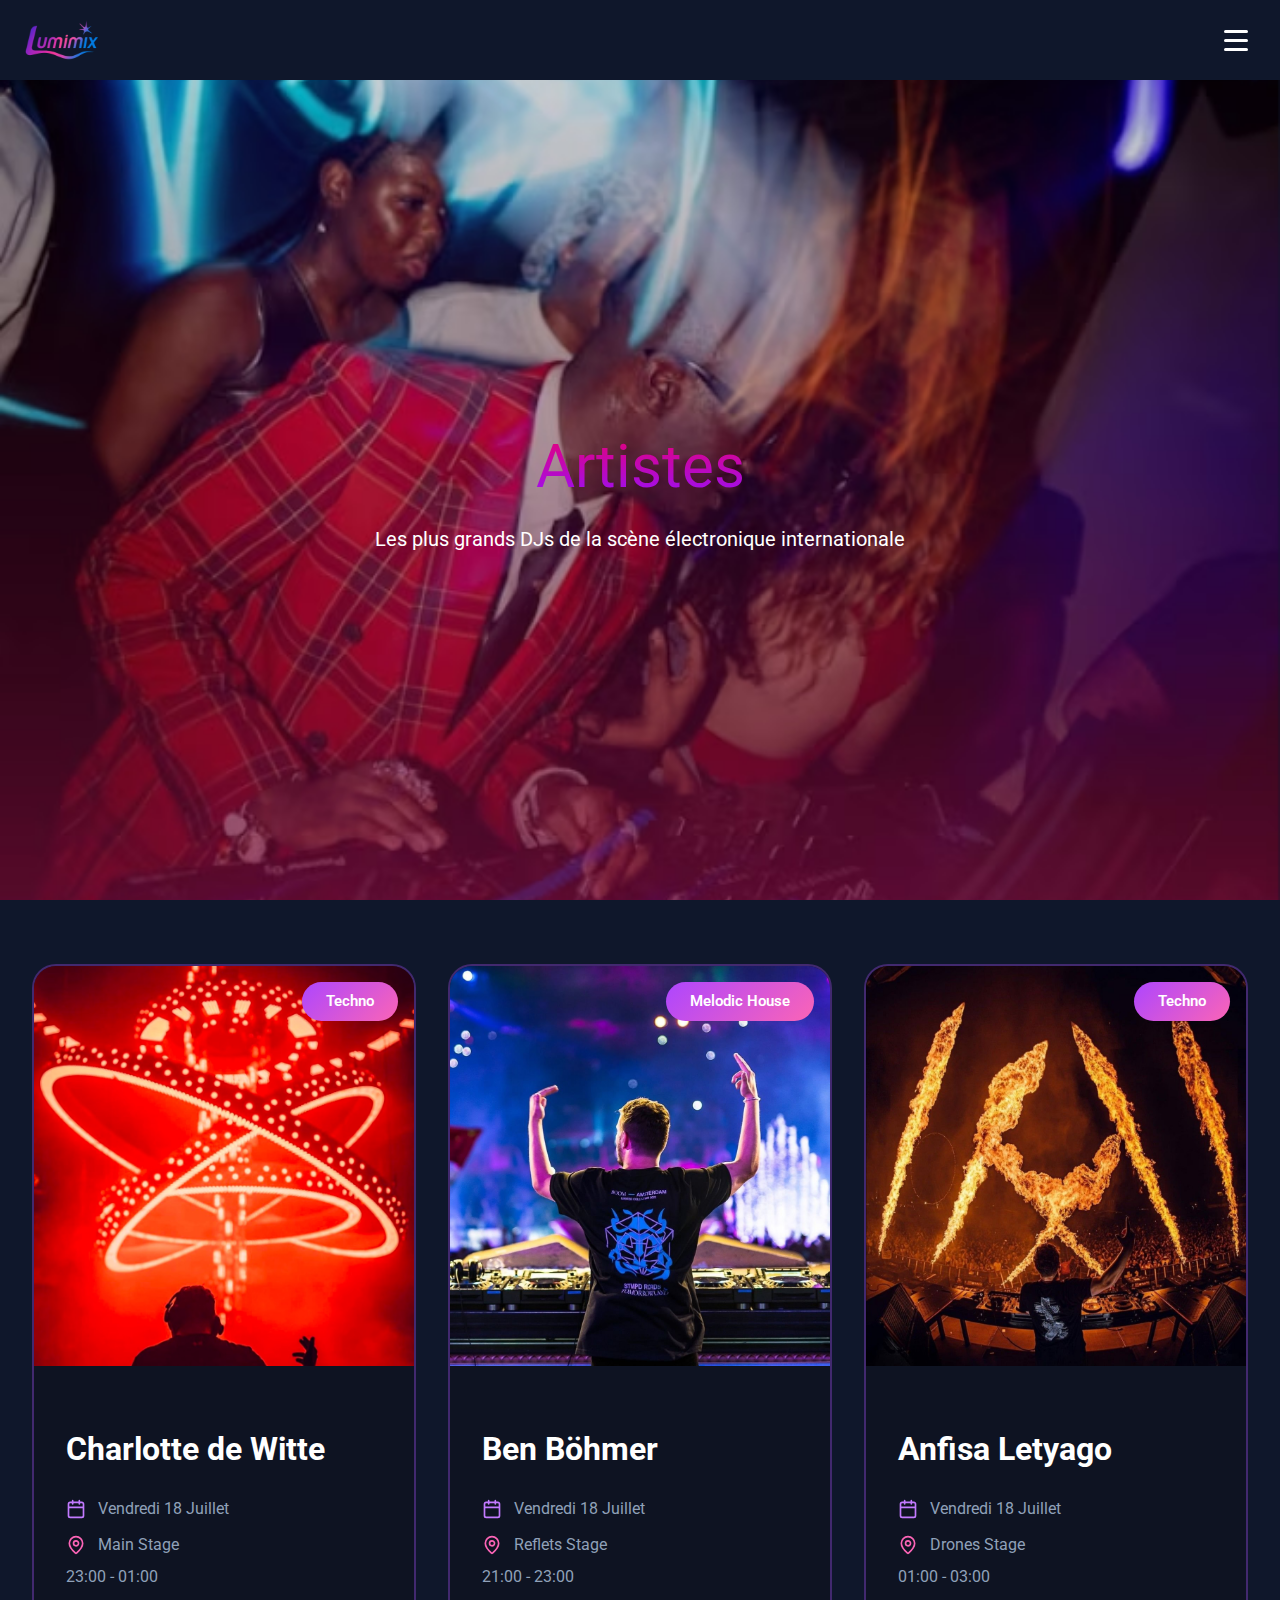
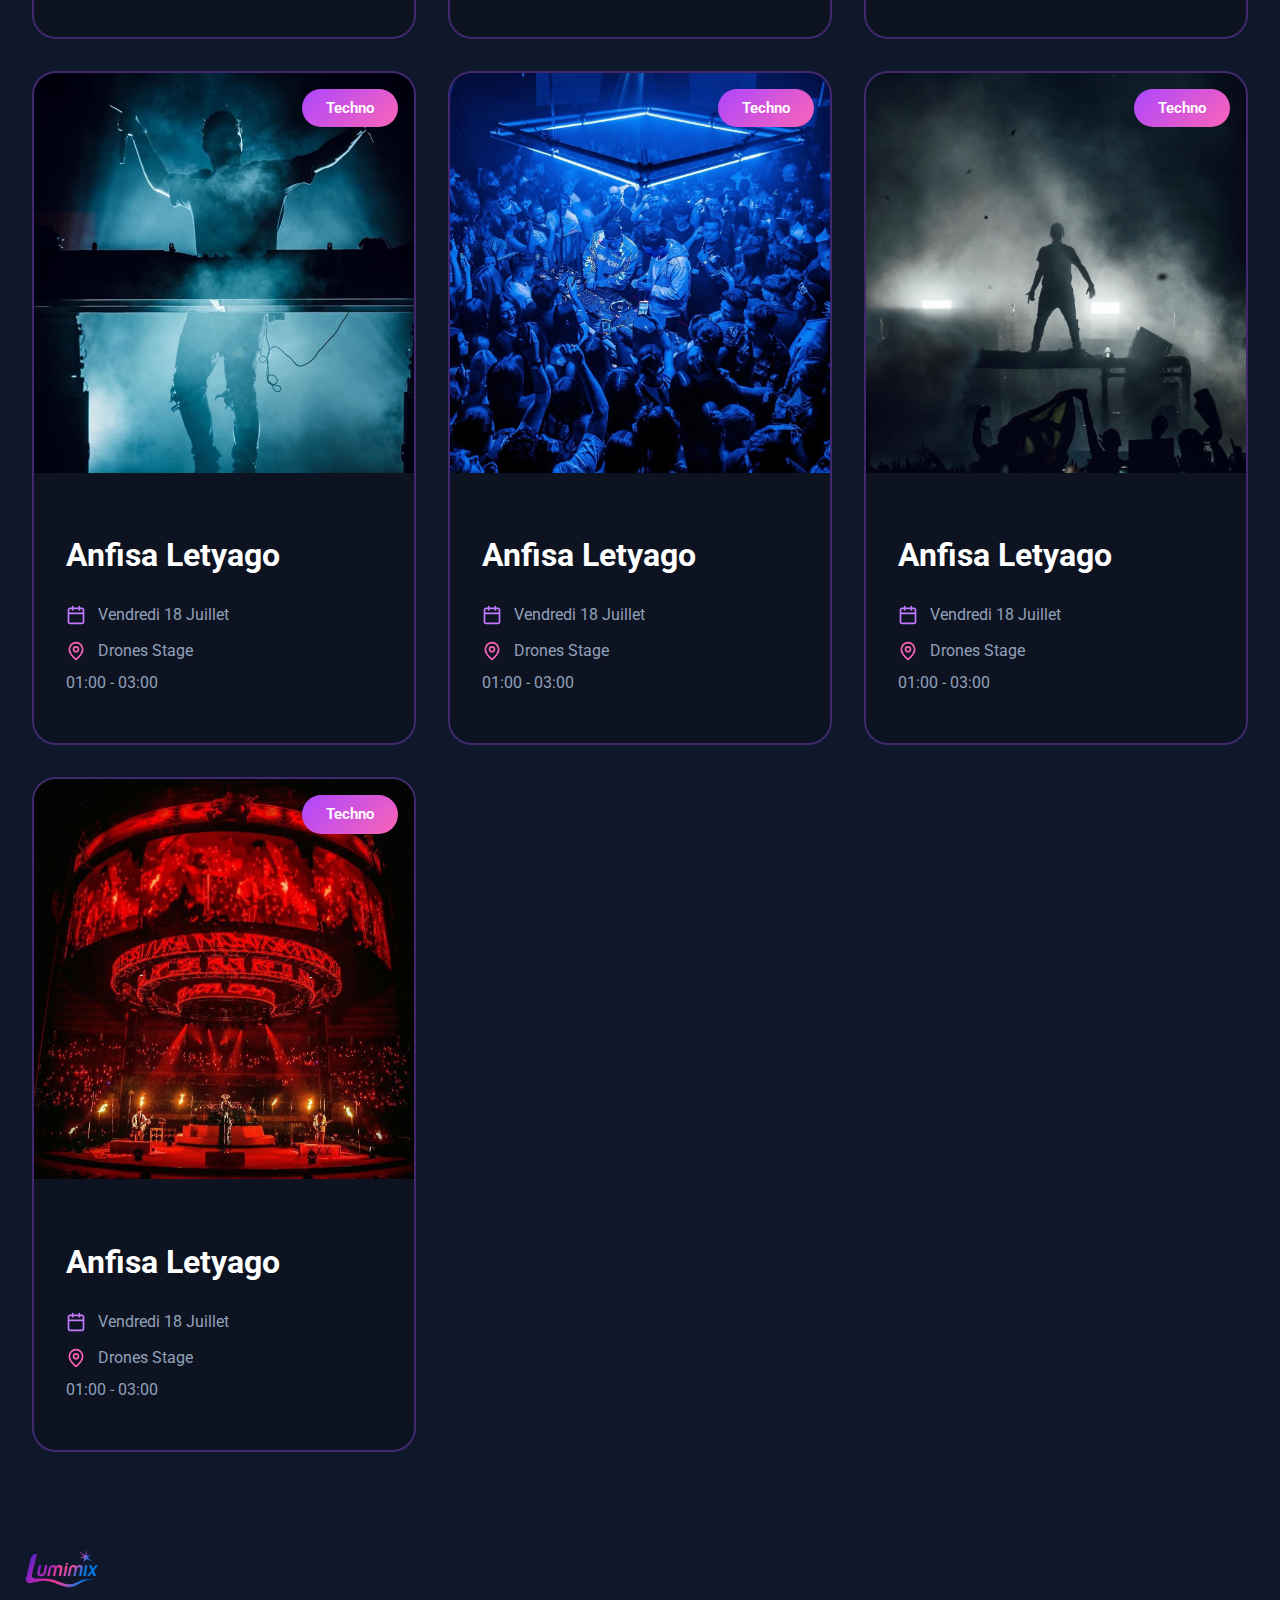
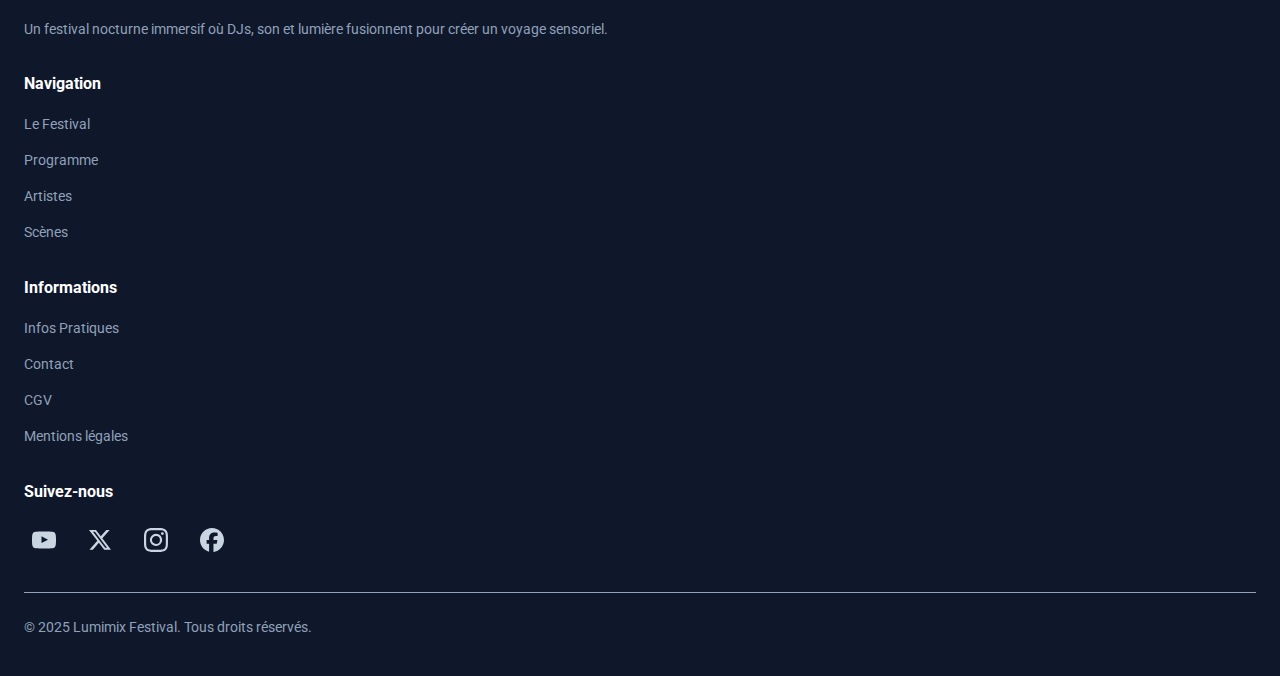
<file: artiste.html>
<!DOCTYPE html>
<html lang="fr">

<head>
    <meta charset="UTF-8">
    <meta name="viewport" content="width=device-width, initial-scale=1.0">
    <title>Artistes - Lumimix</title>
    <!-- Liens CSS -->
    <!-- Liens CSS -->
    <link rel="stylesheet" href="src/css/style.css">

    <script type="module" src="src/js/script.js"></script>

    <!-- Favicon et icônes -->
    <link rel="icon" type="image/png" href="assets/favicon/favicon-96x96.png" sizes="96x96" />
    <link rel="icon" type="image/svg+xml" href="assets/favicon/favicon.svg" />
    <link rel="shortcut icon" href="assets/favicon/favicon.ico" />
    <link rel="apple-touch-icon" sizes="180x180" href="assets/favicon/apple-touch-icon.png" />
    <link rel="manifest" href="assets/favicon/site.webmanifest" />


    <style>
        @import url('https://fonts.googleapis.com/css2?family=Roboto:ital,wght@0,100..900;1,100..900&display=swap');
    </style>



</head>

<body>
    <!-- Header avec logo et menu hamburger -->
    <header class="header">
        <a href="index.html" class="header__logo">
            <img src="assets/icons/logo_lumimix.svg" alt="Lumimix Logo" class="header__logo-img">
        </a>

        <button class="header__menu-toggle" aria-label="Menu" aria-expanded="false">
            <span class="header__menu-toggle-bar"></span>
            <span class="header__menu-toggle-bar"></span>
            <span class="header__menu-toggle-bar"></span>
        </button>
    </header>

    <!-- Menu plein écran -->
    <nav class="menu" id="menu">
        <div class="menu__header">
            <a href="index.html" class="menu__logo">
                <img src="assets/icons/logo_lumimix.svg" alt="Lumimix Logo" class="menu__logo-img">
            </a>

            <!-- Utilisation du même bouton menu sans double classe -->
            <button class="menu__close" aria-label="Fermer le menu">
                <span class="menu__close-bar"></span>
                <span class="menu__close-bar"></span>
            </button>
        </div>

        <div class="menu__nav">
            <ul class="menu__list">
                <li class="menu__item">
                    <a href="festival.html" class="menu__link" data-page="festival">Le Festival</a>
                </li>
                <li class="menu__item">
                    <a href="programation.html" class="menu__link" data-page="programation">Programme</a>
                </li>
                <li class="menu__item">
                    <a href="artiste.html" class="menu__link" data-page="artiste">Artistes</a>
                </li>
                <li class="menu__item">
                    <a href="scene.html" class="menu__link" data-page="scene">Scènes</a>
                </li>
                <li class="menu__item">
                    <a href="info_pratique.html" class="menu__link" data-page="info_pratique">Infos Pratiques</a>
                </li>
                <li class="menu__item">
                    <a href="contact.html" class="menu__link" data-page="contact">Contact</a>
                </li>
            </ul>
        </div>
    </nav>

    <!-- Hero section -->
    <main>
        <section class="hero">
            <img src="assets/img/dj_fond.avif" alt="" class="hero__bg">
            <div class="hero__overlay"></div>
            <div class="hero__content">
                <h1 class="hero__title">Artistes</h1>
                <p class="hero__subtitle">Les plus grands DJs de la scène électronique internationale</p>
            </div>
        </section>

        <!-- Ajout de la grille de cartes artistes -->
        <section class="artistes-grid">
            <article class="card-artiste">
                <div class="card-artiste__image-wrapper">
                    <img src="assets/img/dj_rouge.avif" alt="Charlotte de Witte" class="card-artiste__image">
                    <span class="card-artiste__genre">Techno</span>
                </div>
                <div class="card-artiste__content">
                    <h2 class="card-artiste__name">Charlotte de Witte</h2>
                    <div class="card-artiste__info">
                        <div class="card-artiste__info-item">
                            <img src="assets/icons/calendrier.svg" alt="" class="card-artiste__icon">
                            <span>Vendredi 18 Juillet</span>
                        </div>
                        <div class="card-artiste__info-item">
                            <img src="assets/icons/locate.svg" alt="" class="card-artiste__icon">
                            <span>Main Stage</span>
                        </div>
                    </div>
                    <p class="card-artiste__time">23:00 - 01:00</p>
                </div>
            </article>

            <article class="card-artiste">
                <div class="card-artiste__image-wrapper">
                    <img src="assets/img/dj_de_dos.avif" alt="Ben Böhmer" class="card-artiste__image">
                    <span class="card-artiste__genre">Melodic House</span>
                </div>
                <div class="card-artiste__content">
                    <h2 class="card-artiste__name">Ben Böhmer</h2>
                    <div class="card-artiste__info">
                        <div class="card-artiste__info-item">
                            <img src="assets/icons/calendrier.svg" alt="" class="card-artiste__icon">
                            <span>Vendredi 18 Juillet</span>
                        </div>
                        <div class="card-artiste__info-item">
                            <img src="assets/icons/locate.svg" alt="" class="card-artiste__icon">
                            <span>Reflets Stage</span>
                        </div>
                    </div>
                    <p class="card-artiste__time">21:00 - 23:00</p>
                </div>
            </article>

            <article class="card-artiste">
                <div class="card-artiste__image-wrapper">
                    <img src="assets/img/dj_flamme.avif" alt="Anfisa Letyago" class="card-artiste__image">
                    <span class="card-artiste__genre">Techno</span>
                </div>
                <div class="card-artiste__content">
                    <h2 class="card-artiste__name">Anfisa Letyago</h2>
                    <div class="card-artiste__info">
                        <div class="card-artiste__info-item">
                            <img src="assets/icons/calendrier.svg" alt="" class="card-artiste__icon">
                            <span>Vendredi 18 Juillet</span>
                        </div>
                        <div class="card-artiste__info-item">
                            <img src="assets/icons/locate.svg" alt="" class="card-artiste__icon">
                            <span>Drones Stage</span>
                        </div>
                    </div>
                    <p class="card-artiste__time">01:00 - 03:00</p>
                </div>
            </article>
            <article class="card-artiste">
                <div class="card-artiste__image-wrapper">
                    <img src="assets/img/dj_cacher.avif" alt="Anfisa Letyago" class="card-artiste__image">
                    <span class="card-artiste__genre">Techno</span>
                </div>
                <div class="card-artiste__content">
                    <h2 class="card-artiste__name">Anfisa Letyago</h2>
                    <div class="card-artiste__info">
                        <div class="card-artiste__info-item">
                            <img src="assets/icons/calendrier.svg" alt="" class="card-artiste__icon">
                            <span>Vendredi 18 Juillet</span>
                        </div>
                        <div class="card-artiste__info-item">
                            <img src="assets/icons/locate.svg" alt="" class="card-artiste__icon">
                            <span>Drones Stage</span>
                        </div>
                    </div>
                    <p class="card-artiste__time">01:00 - 03:00</p>
                </div>
            </article>
            <article class="card-artiste">
                <div class="card-artiste__image-wrapper">
                    <img src="assets/img/dj_bleu.avif" alt="Anfisa Letyago" class="card-artiste__image">
                    <span class="card-artiste__genre">Techno</span>
                </div>
                <div class="card-artiste__content">
                    <h2 class="card-artiste__name">Anfisa Letyago</h2>
                    <div class="card-artiste__info">
                        <div class="card-artiste__info-item">
                            <img src="assets/icons/calendrier.svg" alt="" class="card-artiste__icon">
                            <span>Vendredi 18 Juillet</span>
                        </div>
                        <div class="card-artiste__info-item">
                            <img src="assets/icons/locate.svg" alt="" class="card-artiste__icon">
                            <span>Drones Stage</span>
                        </div>
                    </div>
                    <p class="card-artiste__time">01:00 - 03:00</p>
                </div>
            </article>
            <article class="card-artiste">
                <div class="card-artiste__image-wrapper">
                    <img src="assets/img/dj_noir_blanc.avif" alt="Anfisa Letyago" class="card-artiste__image">
                    <span class="card-artiste__genre">Techno</span>
                </div>
                <div class="card-artiste__content">
                    <h2 class="card-artiste__name">Anfisa Letyago</h2>
                    <div class="card-artiste__info">
                        <div class="card-artiste__info-item">
                            <img src="assets/icons/calendrier.svg" alt="" class="card-artiste__icon">
                            <span>Vendredi 18 Juillet</span>
                        </div>
                        <div class="card-artiste__info-item">
                            <img src="assets/icons/locate.svg" alt="" class="card-artiste__icon">
                            <span>Drones Stage</span>
                        </div>
                    </div>
                    <p class="card-artiste__time">01:00 - 03:00</p>
                </div>
            </article>
            <article class="card-artiste">
                <div class="card-artiste__image-wrapper">
                    <img src="assets/img/dj_rouge_2.avif" alt="Anfisa Letyago" class="card-artiste__image">
                    <span class="card-artiste__genre">Techno</span>
                </div>
                <div class="card-artiste__content">
                    <h2 class="card-artiste__name">Anfisa Letyago</h2>
                    <div class="card-artiste__info">
                        <div class="card-artiste__info-item">
                            <img src="assets/icons/calendrier.svg" alt="" class="card-artiste__icon">
                            <span>Vendredi 18 Juillet</span>
                        </div>
                        <div class="card-artiste__info-item">
                            <img src="assets/icons/locate.svg" alt="" class="card-artiste__icon">
                            <span>Drones Stage</span>
                        </div>
                    </div>
                    <p class="card-artiste__time">01:00 - 03:00</p>
                </div>
            </article>
        </section>
    </main>

    <!-- Footer -->
    <footer class="footer">
        <a href="index.html" class="footer__logo">
            <img src="assets/icons/logo_lumimix.svg" alt="Lumimix Logo" class="footer__logo-img">
        </a>

        <p class="footer__description">
            Un festival nocturne immersif où DJs, son et lumière fusionnent pour créer un voyage sensoriel.
        </p>

        <!-- Section Navigation -->
        <section class="footer__section">
            <h3 class="footer__section-title">Navigation</h3>
            <ul class="footer__list">
                <li class="footer__item">
                    <a href="festival.html" class="footer__link">Le Festival</a>
                </li>
                <li class="footer__item">
                    <a href="programation.html" class="footer__link">Programme</a>
                </li>
                <li class="footer__item">
                    <a href="artiste.html" class="footer__link">Artistes</a>
                </li>
                <li class="footer__item">
                    <a href="scene.html" class="footer__link">Scènes</a>
                </li>
            </ul>
        </section>

        <!-- Section Informations -->
        <section class="footer__section">
            <h3 class="footer__section-title">Informations</h3>
            <ul class="footer__list">
                <li class="footer__item">
                    <a href="info_pratique.html" class="footer__link">Infos Pratiques</a>
                </li>
                <li class="footer__item">
                    <a href="contact.html" class="footer__link">Contact</a>
                </li>
                <li class="footer__item">
                    <a href="#" class="footer__link">CGV</a>
                </li>
                <li class="footer__item">
                    <a href="#" class="footer__link">Mentions légales</a>
                </li>
            </ul>
        </section>

        <!-- Section Réseaux sociaux -->
        <section class="footer__section">
            <h3 class="footer__section-title">Suivez-nous</h3>
            <div class="footer__social">
                <!-- Utilisation d'images SVG depuis assets/icons au lieu de SVG inline -->
                <a href="https://www.youtube.com/" class="footer__social-link" aria-label="YouTube">
                    <img src="assets/icons/youtube.svg" alt="YouTube" class="footer__social-icon">
                </a>
                <a href="https://x.com/?lang=fr" class="footer__social-link" aria-label="X (Twitter)">
                    <img src="assets/icons/x.svg" alt="X (Twitter)" class="footer__social-icon">
                </a>
                <a href="https://www.instagram.com/" class="footer__social-link" aria-label="Instagram">
                    <img src="assets/icons/instagram.svg" alt="Instagram" class="footer__social-icon">
                </a>
                <a href="https://www.facebook.com/?locale=fr_FR" class="footer__social-link" aria-label="Facebook">
                    <img src="assets/icons/facebook.svg" alt="Facebook" class="footer__social-icon">
                </a>
            </div>
        </section>

        <!-- Copyright -->
        <p class="footer__copyright">© 2025 Lumimix Festival. Tous droits réservés.</p>
    </footer>
</body>

</html>
</file>
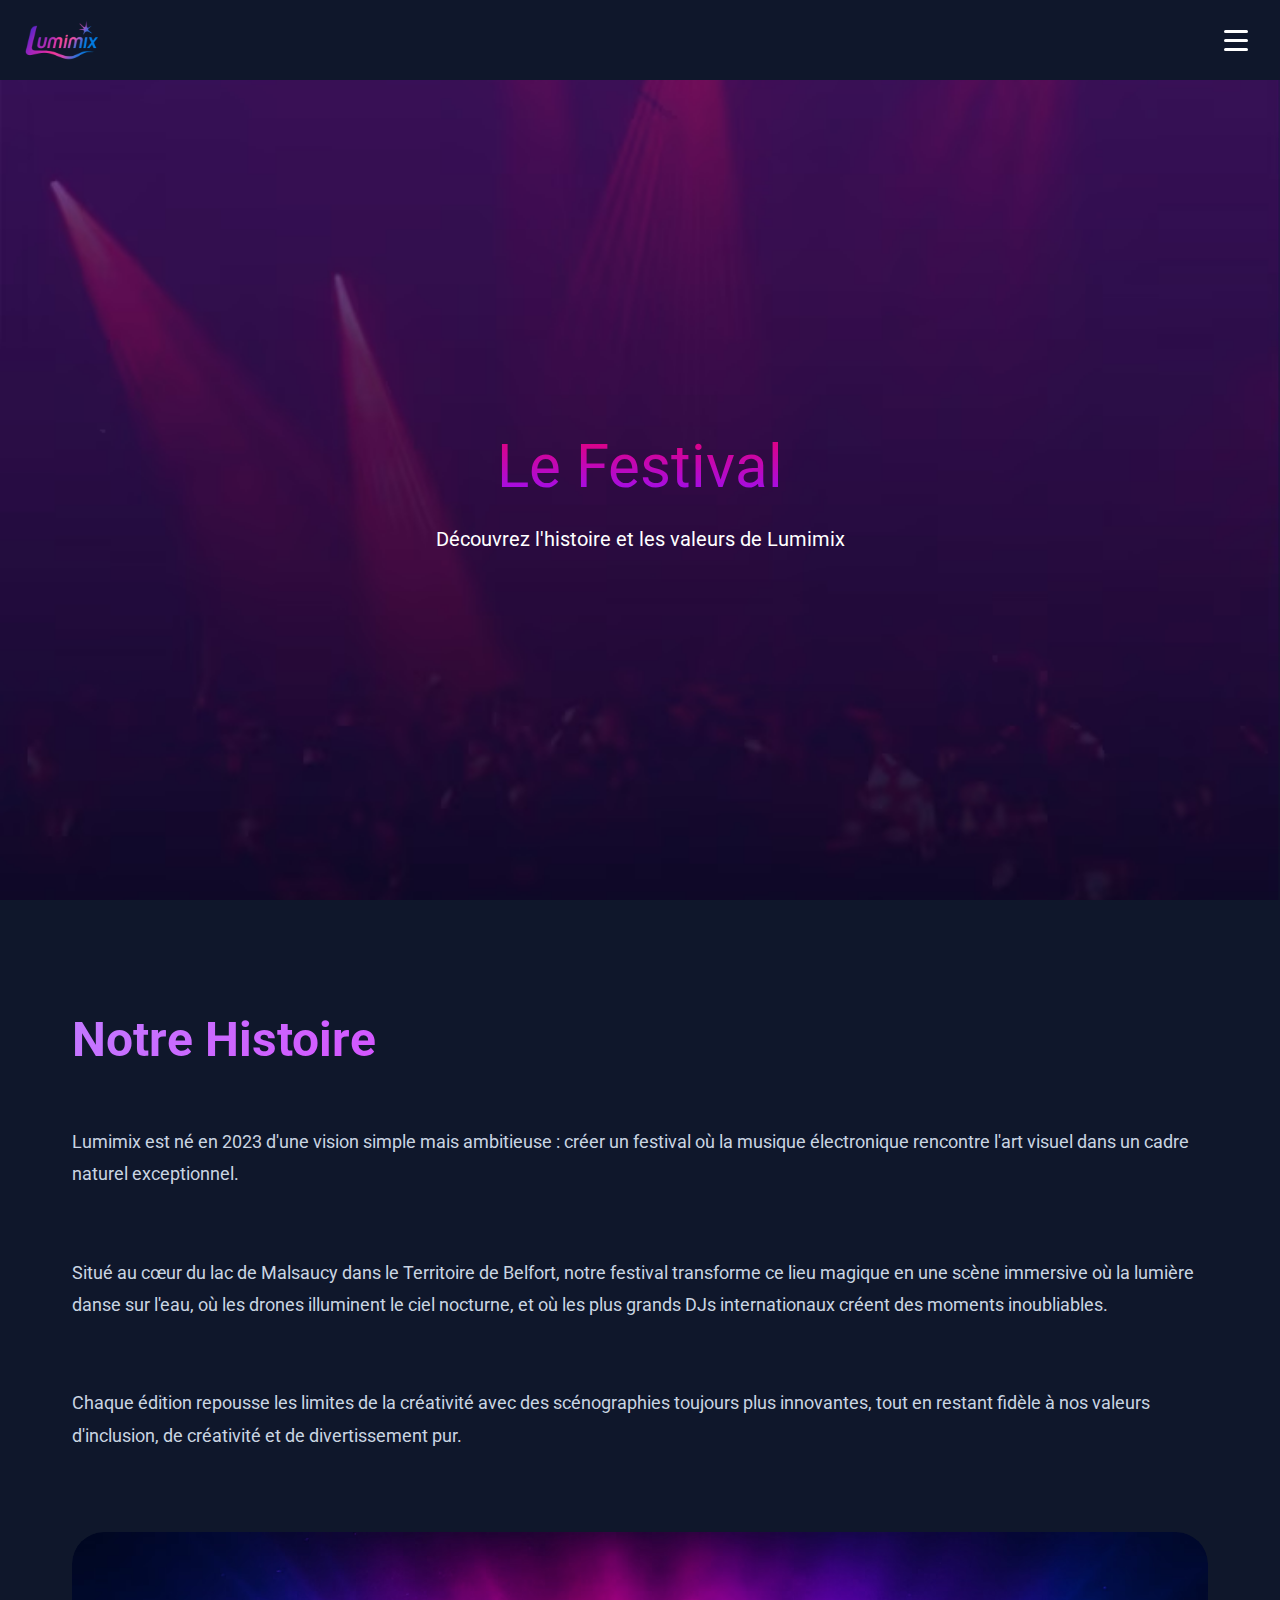
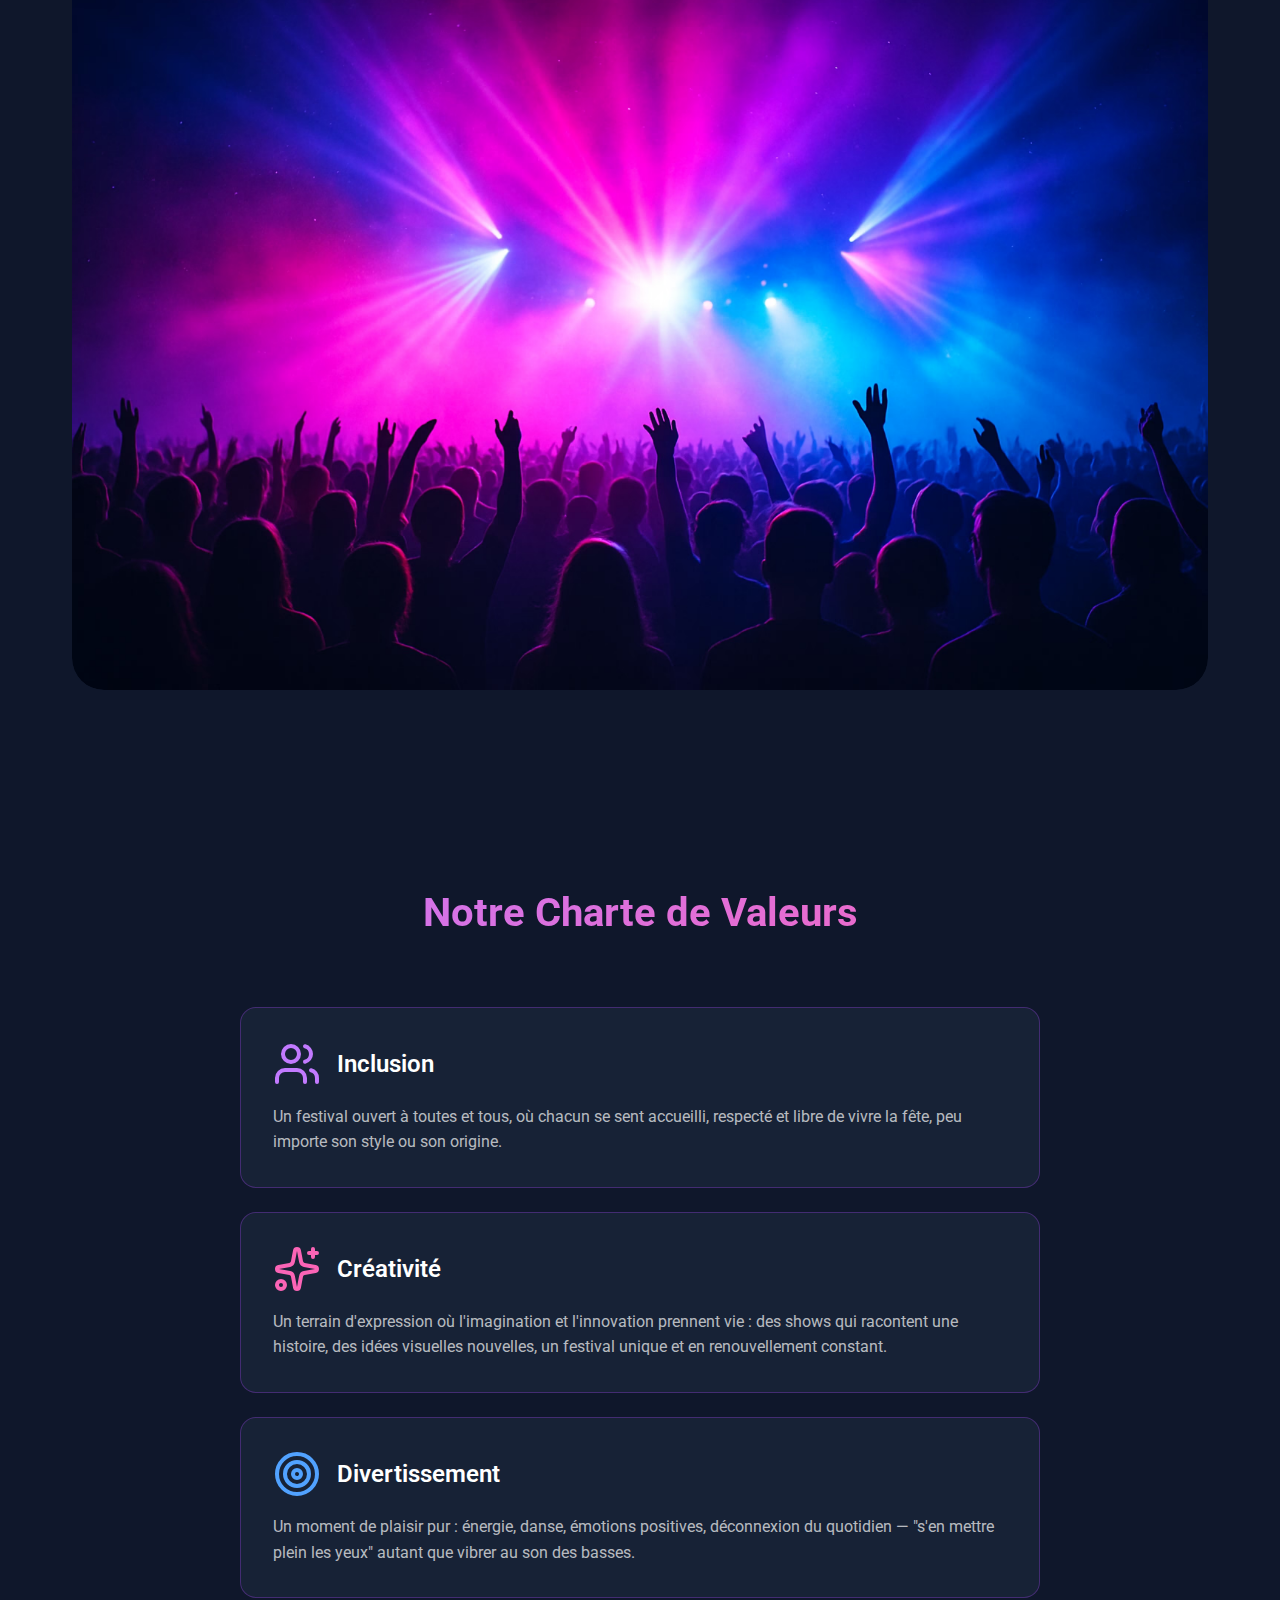
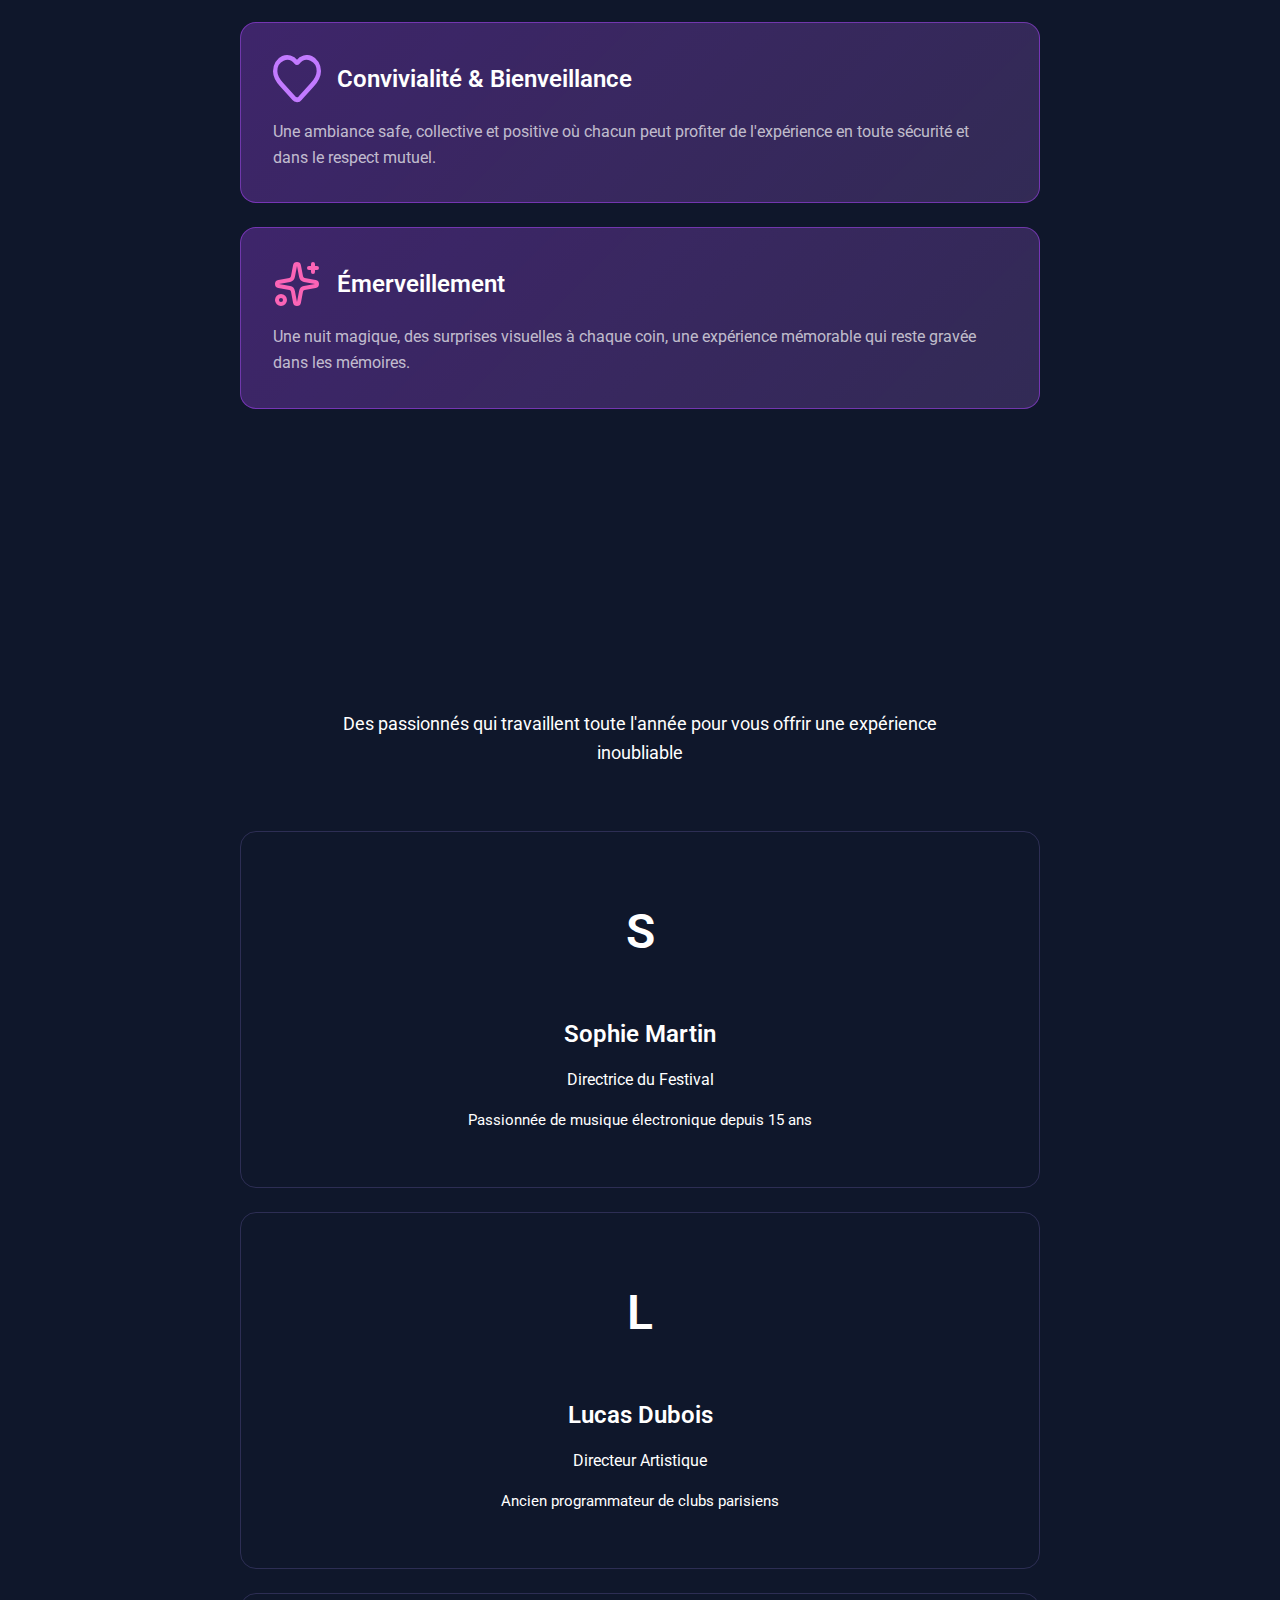
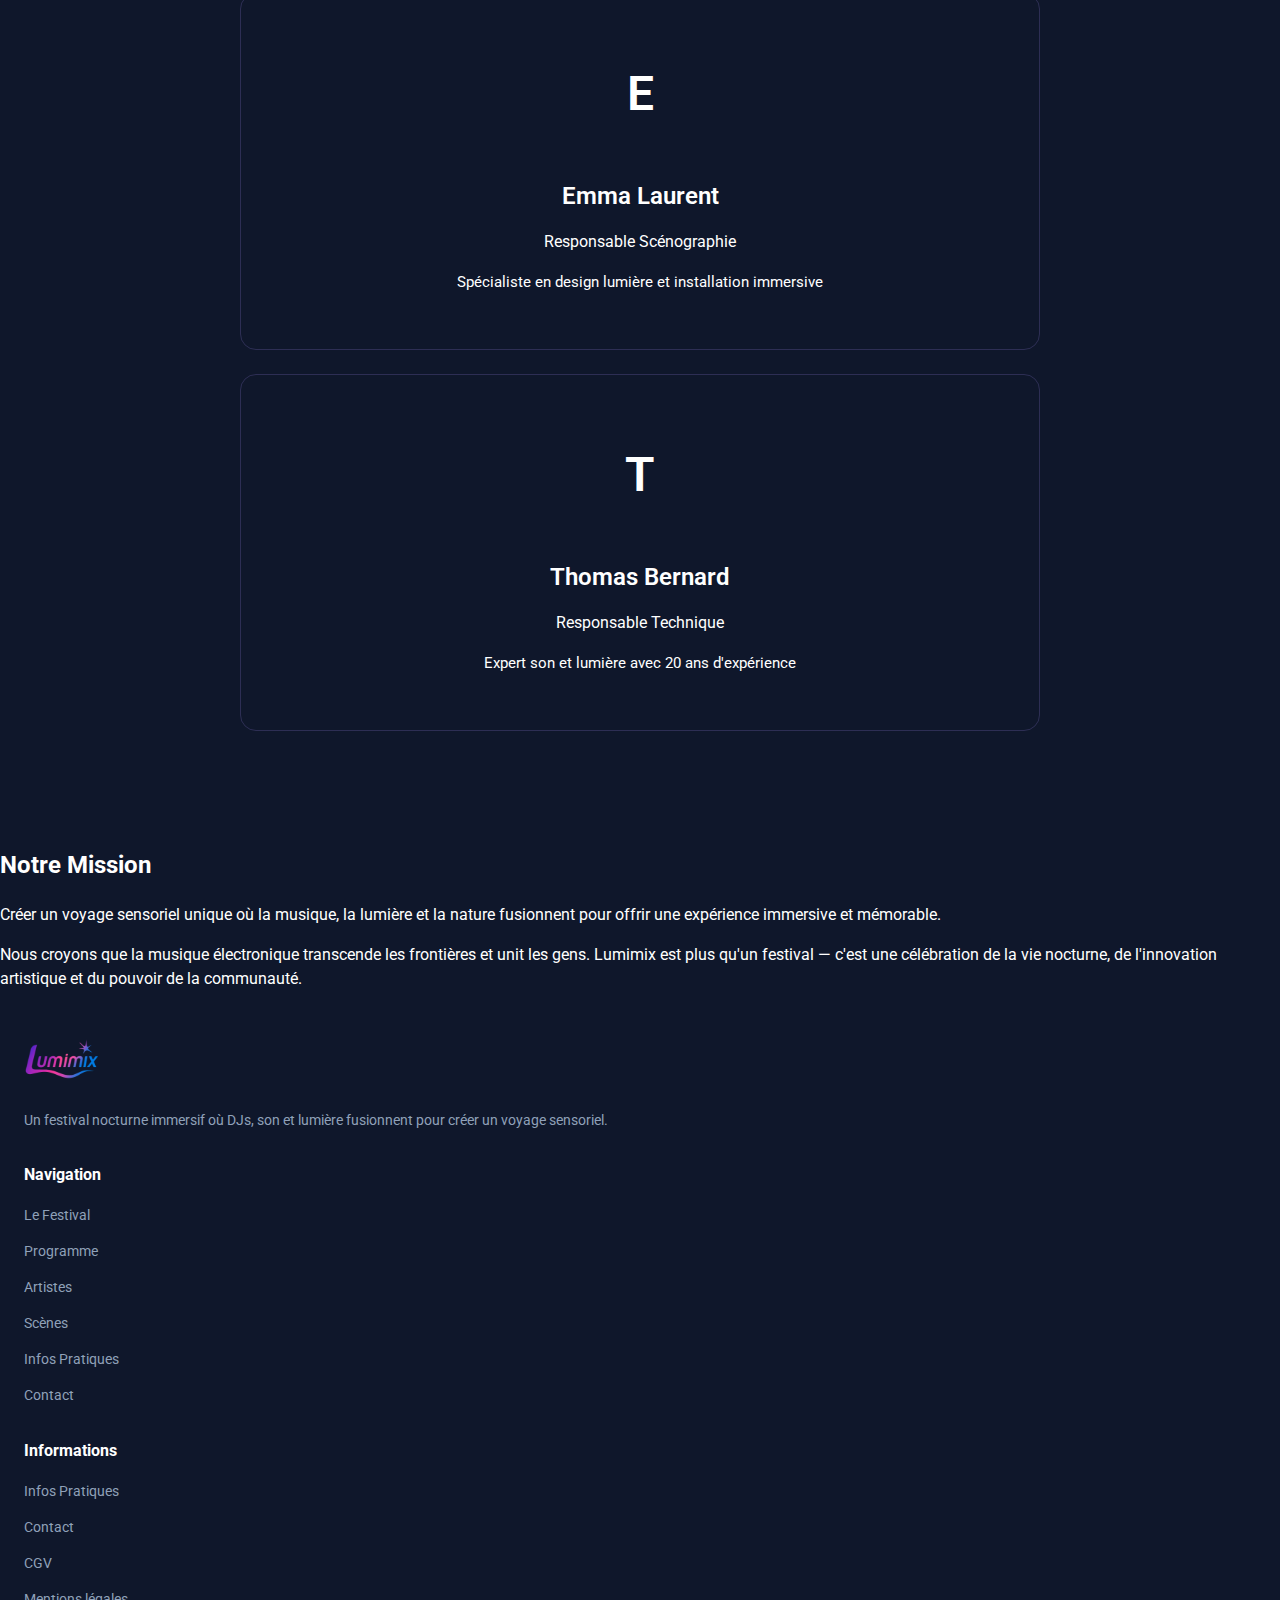
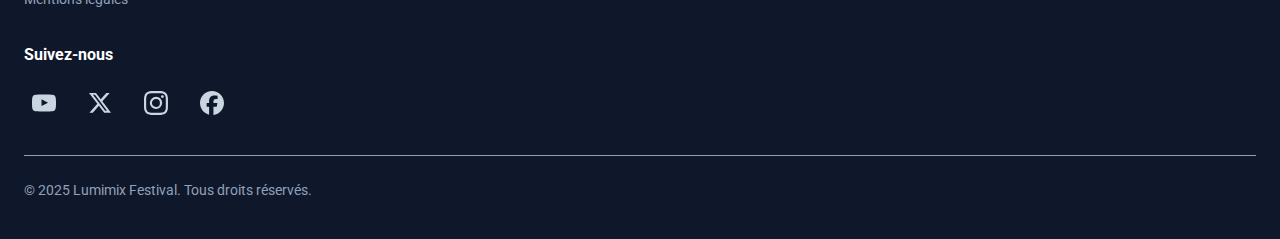
<file: festival.html>
<!DOCTYPE html>
<html lang="fr">

<head>
    <meta charset="UTF-8">
    <meta name="viewport" content="width=device-width, initial-scale=1.0">
    <title>À Propos - Lumimix</title>
    <!-- Liens CSS -->
    <link rel="stylesheet" href="src/css/style.css">

    <script type="module" src="src/js/script.js"></script>

    <!-- Favicon et icônes -->
    <link rel="icon" type="image/png" href="assets/favicon/favicon-96x96.png" sizes="96x96" />
    <link rel="icon" type="image/svg+xml" href="assets/favicon/favicon.svg" />
    <link rel="shortcut icon" href="assets/favicon/favicon.ico" />
    <link rel="apple-touch-icon" sizes="180x180" href="assets/favicon/apple-touch-icon.png" />
    <link rel="manifest" href="assets/favicon/site.webmanifest" />


    <style>
        @import url('https://fonts.googleapis.com/css2?family=Roboto:ital,wght@0,100..900;1,100..900&display=swap');
    </style>
</head>

<body>
    <!-- Header avec logo et menu hamburger -->
    <header class="header">
        <a href="index.html" class="header__logo">
            <img src="assets/icons/logo_lumimix.svg" alt="Lumimix Logo" class="header__logo-img">
        </a>

        <button class="header__menu-toggle" aria-label="Menu" aria-expanded="false">
            <span class="header__menu-toggle-bar"></span>
            <span class="header__menu-toggle-bar"></span>
            <span class="header__menu-toggle-bar"></span>
        </button>
    </header>

    <!-- Menu plein écran -->
    <nav class="menu" id="menu">
        <div class="menu__header">
            <a href="index.html" class="menu__logo">
                <img src="assets/icons/logo_lumimix.svg" alt="Lumimix Logo" class="menu__logo-img">
            </a>

            <button class="menu__close" aria-label="Fermer le menu">
                <span class="menu__close-bar"></span>
                <span class="menu__close-bar"></span>
            </button>
        </div>

        <div class="menu__nav">
            <ul class="menu__list">
                <li class="menu__item">
                    <a href="festival.html" class="menu__link" data-page="festival">Le Festival</a>
                </li>
                <li class="menu__item">
                    <a href="programation.html" class="menu__link" data-page="programation">Programme</a>
                </li>
                <li class="menu__item">
                    <a href="artiste.html" class="menu__link" data-page="artiste">Artistes</a>
                </li>
                <li class="menu__item">
                    <a href="scene.html" class="menu__link" data-page="scene">Scènes</a>
                </li>
                <li class="menu__item">
                    <a href="info_pratique.html" class="menu__link" data-page="info_pratique">Infos Pratiques</a>
                </li>
                <li class="menu__item">
                    <a href="contact.html" class="menu__link" data-page="contact">Contact</a>
                </li>
            </ul>
        </div>
    </nav>

    <!-- Hero section -->
    <main>
        <section class="hero">
            <img src="assets/img/scene_rouge_fond-2.avif" alt="" class="hero__bg">
            <div class="hero__overlay"></div>
            <div class="hero__content">
                <h1 class="hero__title">Le Festival</h1>
                <p class="hero__subtitle">Découvrez l'histoire et les valeurs de Lumimix</p>
            </div>
        </section>

        <!-- Ajout de la section Notre Histoire -->
        <section class="a-propos">
            <h2 class="a-propos__title">Notre Histoire</h2>
            <div class="a-propos__content">
                <p class="a-propos__text">
                    Lumimix est né en 2023 d'une vision simple mais ambitieuse : créer un festival où la musique
                    électronique rencontre l'art visuel dans un cadre naturel exceptionnel.
                </p>

                <p class="a-propos__text">
                    Situé au cœur du lac de Malsaucy dans le Territoire de Belfort, notre festival transforme ce lieu
                    magique en une scène immersive où la lumière danse sur l'eau, où les drones illuminent le ciel
                    nocturne, et où les plus grands DJs internationaux créent des moments inoubliables.
                </p>

                <p class="a-propos__text">
                    Chaque édition repousse les limites de la créativité avec des scénographies toujours plus
                    innovantes, tout en restant fidèle à nos valeurs d'inclusion, de créativité et de divertissement
                    pur.
                </p>

                <div class="media">
                    <img src="assets/img/public_lumimix.avif" alt="Festival Lumimix" class="media__img">
                </div>
            </div>
        </section>

        <!-- Ajout de la section Notre Charte de Valeurs -->
        <section class="valeur">
            <h2 class="valeur__title">Notre Charte de Valeurs</h2>
            <div class="valeur__grid">
                <!-- Inclusion -->
                <article class="valeur__card">
                    <div class="valeur__card-header">
                        <img src="assets/icons/user_multi_purple.svg" alt="" class="valeur__icon">
                        <h3 class="valeur__card-title">Inclusion</h3>
                    </div>
                    <p class="valeur__card-description">
                        Un festival ouvert à toutes et tous, où chacun se sent accueilli, respecté et libre de vivre la
                        fête, peu importe son style ou son origine.
                    </p>
                </article>

                <!-- Créativité -->
                <article class="valeur__card">
                    <div class="valeur__card-header">
                        <img src="assets/icons/etoile_purple.svg" alt="" class="valeur__icon">
                        <h3 class="valeur__card-title">Créativité</h3>
                    </div>
                    <p class="valeur__card-description">
                        Un terrain d'expression où l'imagination et l'innovation prennent vie : des shows qui racontent
                        une histoire, des idées visuelles nouvelles, un festival unique et en renouvellement constant.
                    </p>
                </article>

                <!-- Divertissement -->
                <article class="valeur__card">
                    <div class="valeur__card-header">
                        <img src="assets/icons/cible.svg" alt="" class="valeur__icon">
                        <h3 class="valeur__card-title">Divertissement</h3>
                    </div>
                    <p class="valeur__card-description">
                        Un moment de plaisir pur : énergie, danse, émotions positives, déconnexion du quotidien — "s'en
                        mettre plein les yeux" autant que vibrer au son des basses.
                    </p>
                </article>

                <!-- Convivialité & Bienveillance -->
                <article class="valeur__card valeur__card--highlight">
                    <div class="valeur__card-header">
                        <img src="assets/icons/heart.svg" alt="" class="valeur__icon">
                        <h3 class="valeur__card-title">Convivialité & Bienveillance</h3>
                    </div>
                    <p class="valeur__card-description">
                        Une ambiance safe, collective et positive où chacun peut profiter de l'expérience en toute
                        sécurité et dans le respect mutuel.
                    </p>
                </article>

                <!-- Émerveillement -->
                <article class="valeur__card valeur__card--highlight">
                    <div class="valeur__card-header">
                        <img src="assets/icons/etoile_purple.svg" alt="" class="valeur__icon">
                        <h3 class="valeur__card-title">Émerveillement</h3>
                    </div>
                    <p class="valeur__card-description">
                        Une nuit magique, des surprises visuelles à chaque coin, une expérience mémorable qui reste
                        gravée dans les mémoires.
                    </p>
                </article>
            </div>
        </section>

        <!-- Ajout de la section Notre Équipe -->
        <section class="equipe">
            <div class="equipe__header">
                <h2 class="equipe__title">Notre Équipe</h2>
                <p class="equipe__subtitle">
                    Des passionnés qui travaillent toute l'année pour vous offrir une expérience inoubliable
                </p>
            </div>

            <div class="equipe__grid">
                <!-- Sophie Martin -->
                <article class="equipe__card">
                    <div class="equipe__avatar">S</div>
                    <h3 class="equipe__name">Sophie Martin</h3>
                    <p class="equipe__role">Directrice du Festival</p>
                    <p class="equipe__description">
                        Passionnée de musique électronique depuis 15 ans
                    </p>
                </article>

                <!-- Lucas Dubois -->
                <article class="equipe__card">
                    <div class="equipe__avatar">L</div>
                    <h3 class="equipe__name">Lucas Dubois</h3>
                    <p class="equipe__role">Directeur Artistique</p>
                    <p class="equipe__description">
                        Ancien programmateur de clubs parisiens
                    </p>
                </article>

                <!-- Emma Laurent -->
                <article class="equipe__card">
                    <div class="equipe__avatar">E</div>
                    <h3 class="equipe__name">Emma Laurent</h3>
                    <p class="equipe__role">Responsable Scénographie</p>
                    <p class="equipe__description">
                        Spécialiste en design lumière et installation immersive
                    </p>
                </article>

                <!-- Thomas Bernard -->
                <article class="equipe__card">
                    <div class="equipe__avatar">T</div>
                    <h3 class="equipe__name">Thomas Bernard</h3>
                    <p class="equipe__role">Responsable Technique</p>
                    <p class="equipe__description">
                        Expert son et lumière avec 20 ans d'expérience
                    </p>
                </article>
            </div>
        </section>

        <!-- Ajout de la section Notre Mission -->
        <section class="mission">
            <h2 class="mission__title">Notre Mission</h2>
            <div class="mission__content">
                <p class="mission__text">
                    Créer un voyage sensoriel unique où la musique, la lumière et la nature fusionnent pour offrir une
                    expérience immersive et mémorable.
                </p>
                <p class="mission__text mission__text--secondary">
                    Nous croyons que la musique électronique transcende les frontières et unit les gens. Lumimix est
                    plus qu'un festival — c'est une célébration de la vie nocturne, de l'innovation artistique et du
                    pouvoir de la communauté.
                </p>
            </div>
        </section>
    </main>

    <!-- Footer -->
    <footer class="footer">
        <a href="index.html" class="footer__logo">
            <img src="assets/icons/logo_lumimix.svg" alt="Lumimix Logo" class="footer__logo-img">
        </a>

        <p class="footer__description">
            Un festival nocturne immersif où DJs, son et lumière fusionnent pour créer un voyage sensoriel.
        </p>

        <!-- Section Navigation -->
        <section class="footer__section">
            <h3 class="footer__section-title">Navigation</h3>
            <ul class="footer__list">
                <li class="footer__item">
                    <a href="festival.html" class="footer__link">Le Festival</a>
                </li>
                <li class="footer__item">
                    <a href="programation.html" class="footer__link">Programme</a>
                </li>
                <li class="footer__item">
                    <a href="artiste.html" class="footer__link">Artistes</a>
                </li>
                <li class="footer__item">
                    <a href="scene.html" class="footer__link">Scènes</a>
                </li>
                <li class="footer__item">
                    <a href="info_pratique.html" class="footer__link">Infos Pratiques</a>
                </li>
                <li class="footer__item">
                    <a href="contact.html" class="footer__link">Contact</a>
                </li>
            </ul>
        </section>

        <!-- Section Informations -->
        <section class="footer__section">
            <h3 class="footer__section-title">Informations</h3>
            <ul class="footer__list">
                <li class="footer__item">
                    <a href="info_pratique.html" class="footer__link">Infos Pratiques</a>
                </li>
                <li class="footer__item">
                    <a href="contact.html" class="footer__link">Contact</a>
                </li>
                <li class="footer__item">
                    <a href="#" class="footer__link">CGV</a>
                </li>
                <li class="footer__item">
                    <a href="#" class="footer__link">Mentions légales</a>
                </li>
            </ul>
        </section>
        <!-- Section Réseaux sociaux -->
        <section class="footer__section">
            <h3 class="footer__section-title">Suivez-nous</h3>
            <div class="footer__social">
                <!-- Utilisation d'images SVG depuis assets/icons au lieu de SVG inline -->
                <a href="https://www.youtube.com/" class="footer__social-link" aria-label="YouTube">
                    <img src="assets/icons/youtube.svg" alt="YouTube" class="footer__social-icon">
                </a>
                <a href="https://x.com/?lang=fr" class="footer__social-link" aria-label="X (Twitter)">
                    <img src="assets/icons/x.svg" alt="X (Twitter)" class="footer__social-icon">
                </a>
                <a href="https://www.instagram.com/" class="footer__social-link" aria-label="Instagram">
                    <img src="assets/icons/instagram.svg" alt="Instagram" class="footer__social-icon">
                </a>
                <a href="https://www.facebook.com/?locale=fr_FR" class="footer__social-link" aria-label="Facebook">
                    <img src="assets/icons/facebook.svg" alt="Facebook" class="footer__social-icon">
                </a>
            </div>
        </section>

        <!-- Copyright -->
        <p class="footer__copyright">© 2025 Lumimix Festival. Tous droits réservés.</p>
    </footer>

</body>

</html>
</file>
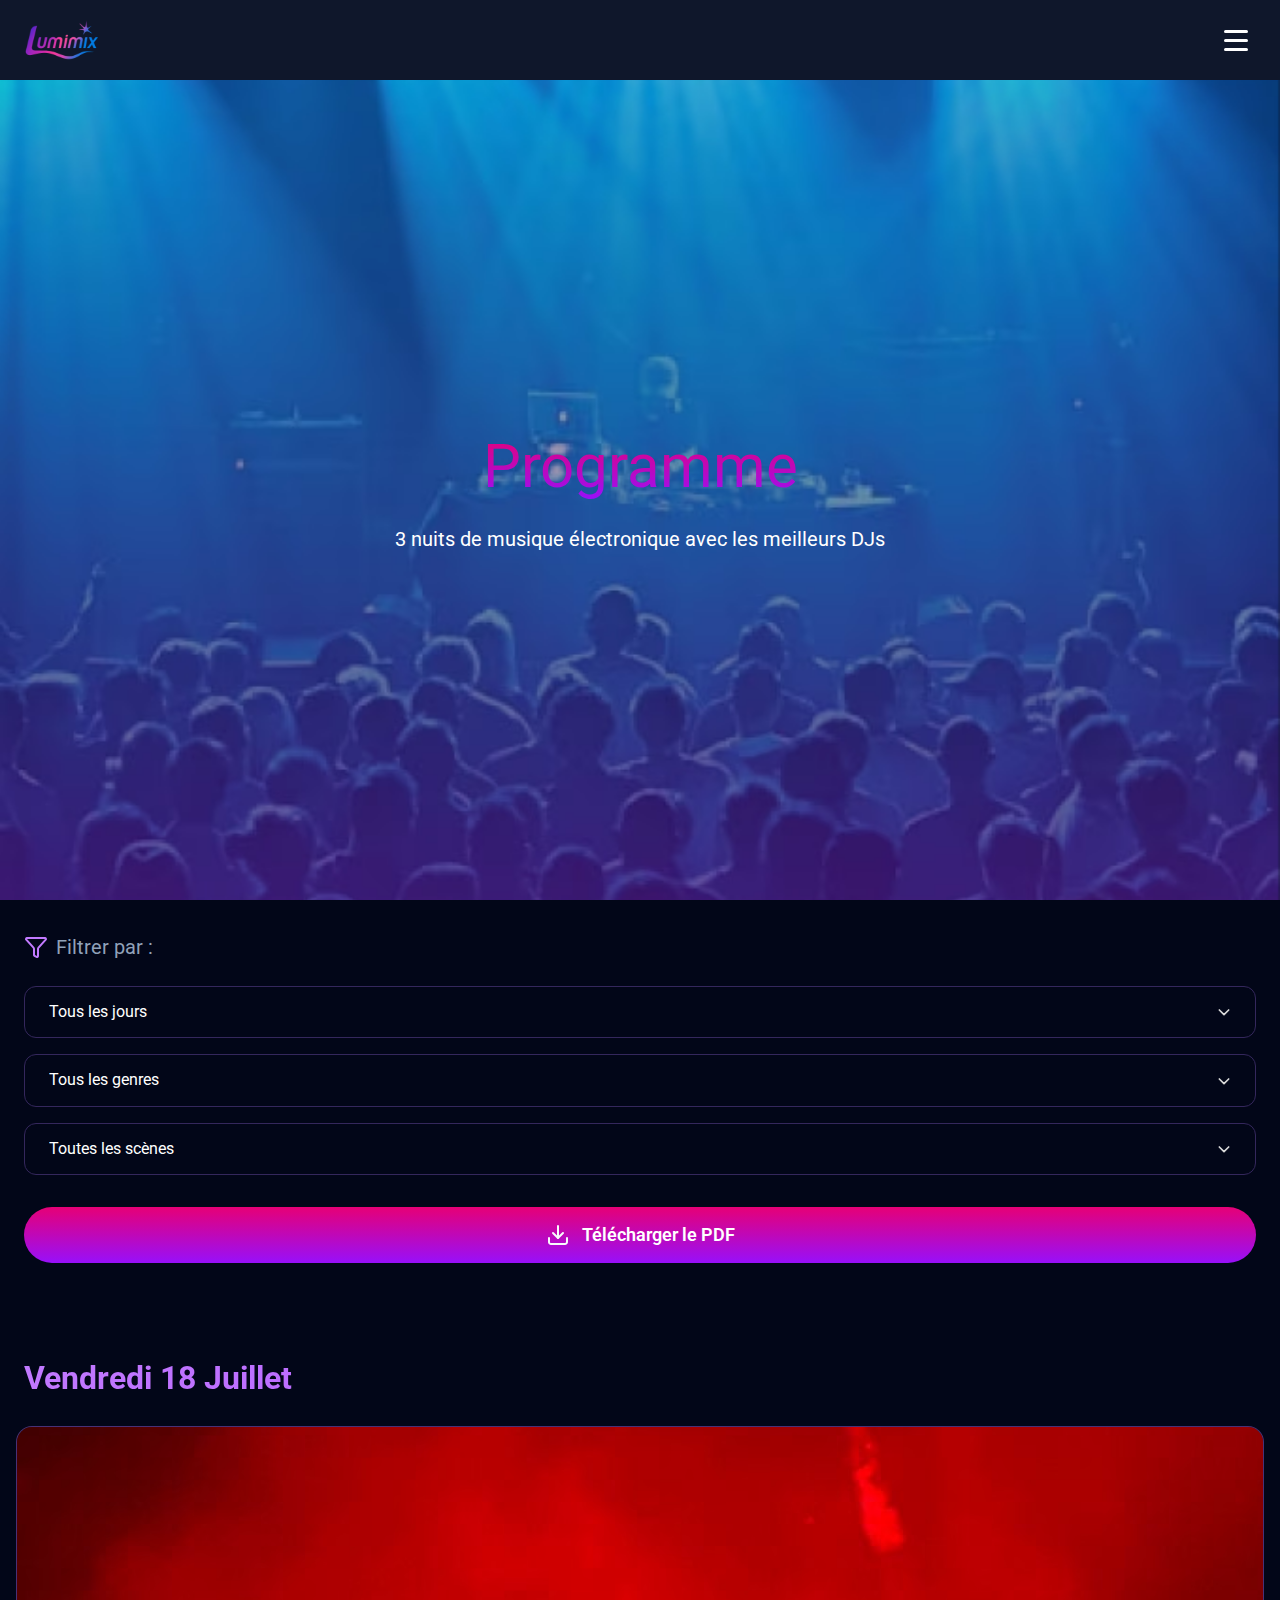
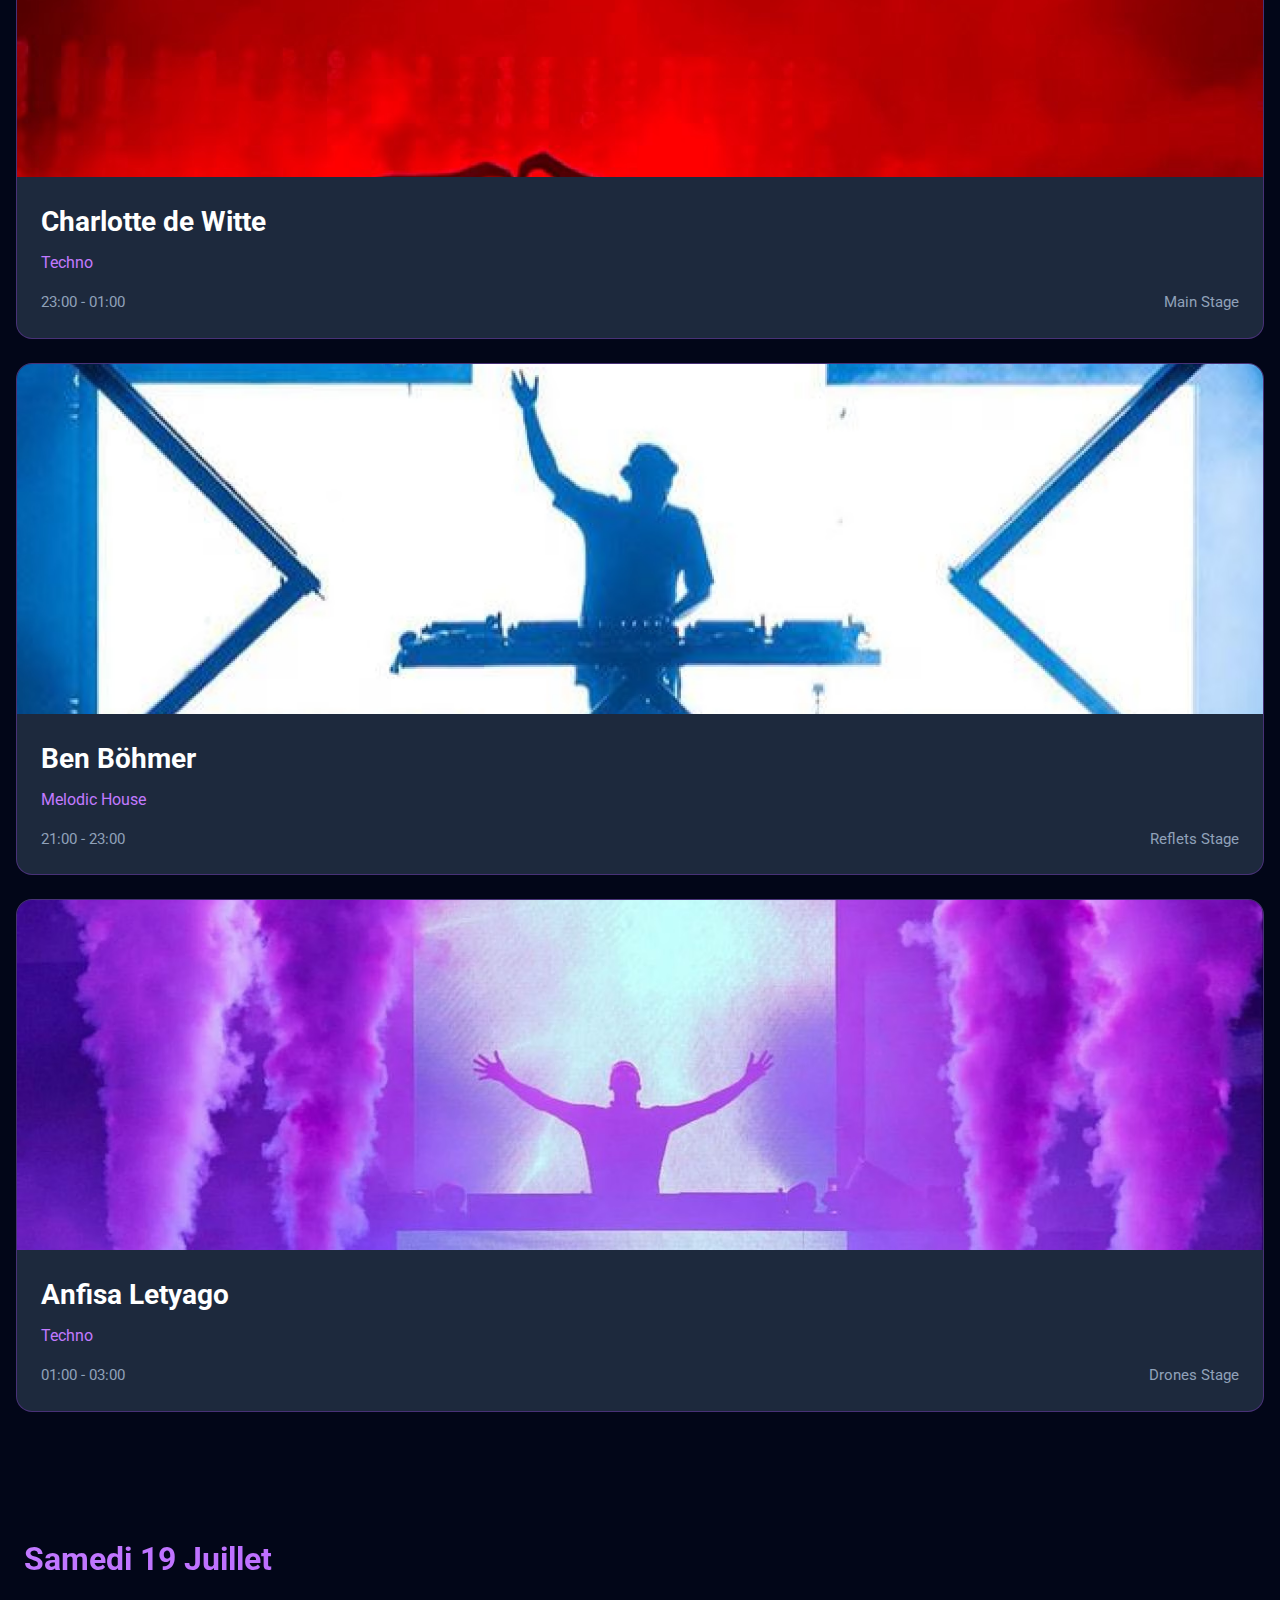
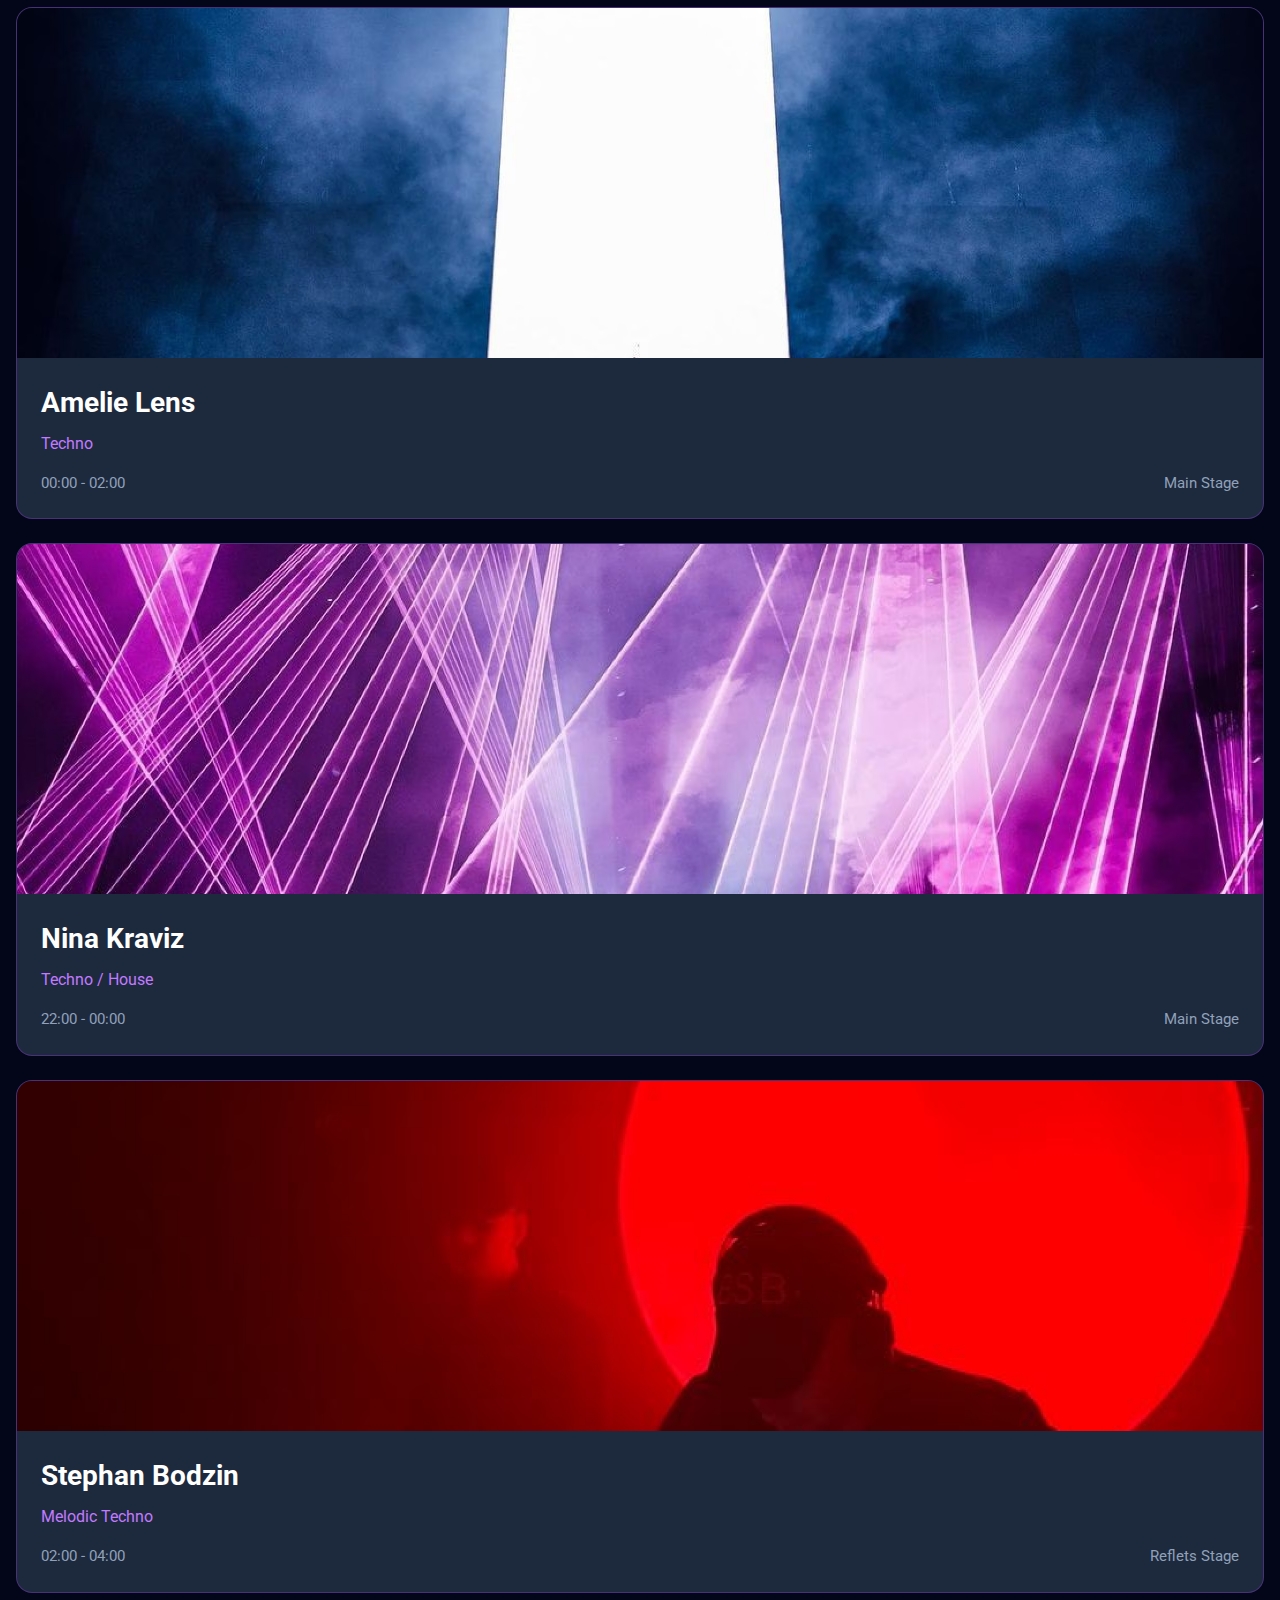
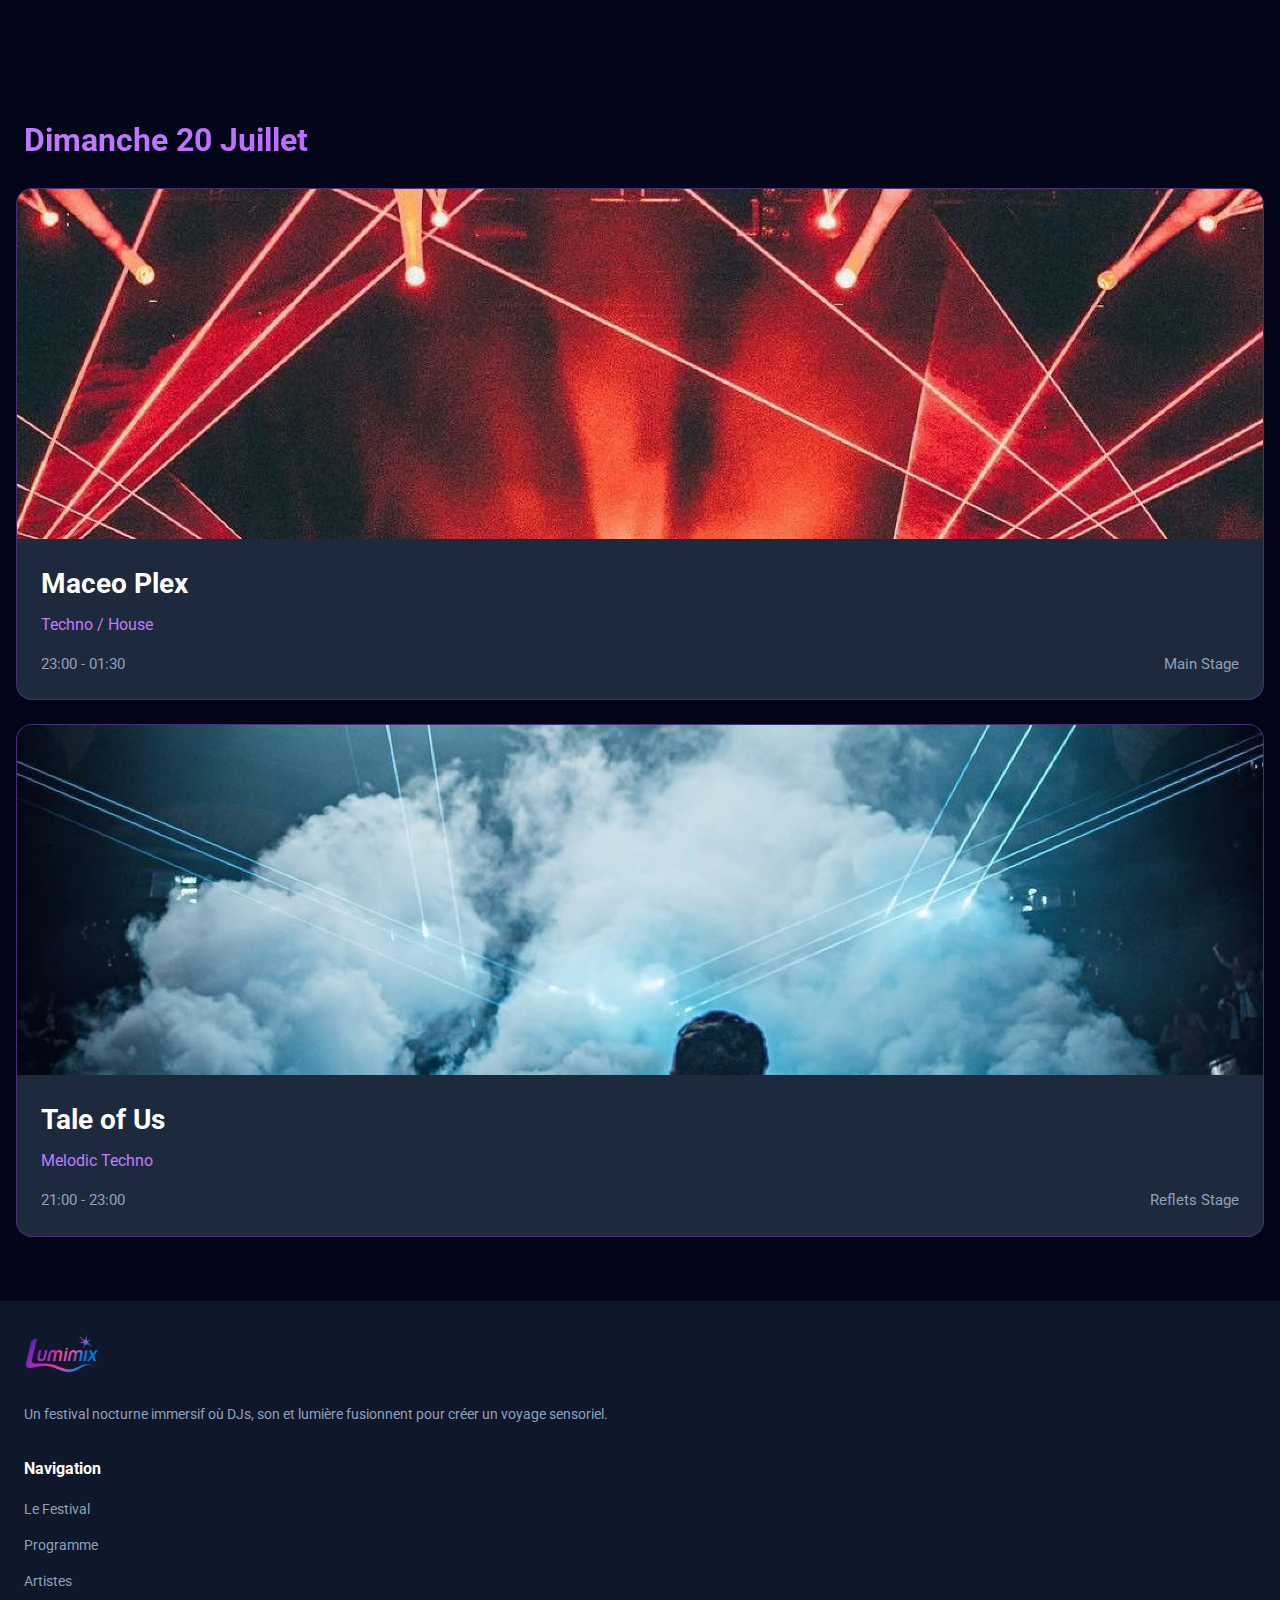
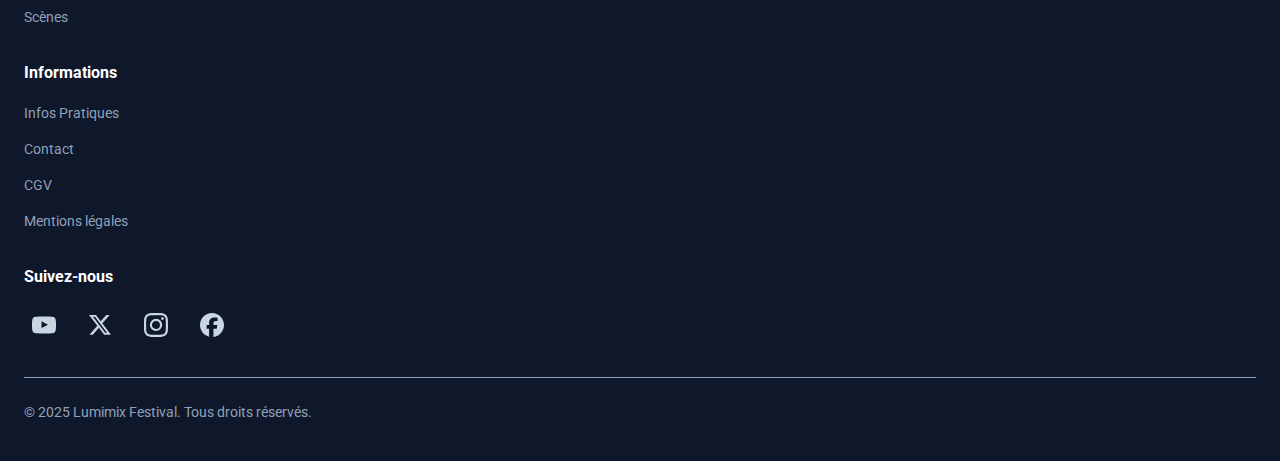
<file: programation.html>
<!DOCTYPE html>
<html lang="fr">

<head>
    <meta charset="UTF-8">
    <meta name="viewport" content="width=device-width, initial-scale=1.0">
    <title>Programme - Lumimix</title>
    <!-- Liens CSS -->
    <link rel="stylesheet" href="src/css/style.css">

    <script type="module" src="src/js/script.js"></script>

    <!-- Favicon et icônes -->
    <link rel="icon" type="image/png" href="assets/favicon/favicon-96x96.png" sizes="96x96" />
    <link rel="icon" type="image/svg+xml" href="assets/favicon/favicon.svg" />
    <link rel="shortcut icon" href="assets/favicon/favicon.ico" />
    <link rel="apple-touch-icon" sizes="180x180" href="assets/favicon/apple-touch-icon.png" />
    <link rel="manifest" href="assets/favicon/site.webmanifest" />


    <style>
        @import url('https://fonts.googleapis.com/css2?family=Roboto:ital,wght@0,100..900;1,100..900&display=swap');
    </style>
</head>

<body>
    <!-- Header avec logo et menu hamburger -->
    <header class="header">
        <a href="index.html" class="header__logo">
            <img src="assets/icons/logo_lumimix.svg" alt="Lumimix Logo" class="header__logo-img">
        </a>

        <button class="header__menu-toggle" aria-label="Menu" aria-expanded="false">
            <span class="header__menu-toggle-bar"></span>
            <span class="header__menu-toggle-bar"></span>
            <span class="header__menu-toggle-bar"></span>
        </button>
    </header>

    <!-- Menu plein écran -->
    <nav class="menu" id="menu">
        <div class="menu__header">
            <a href="index.html" class="menu__logo">
                <img src="assets/icons/logo_lumimix.svg" alt="Lumimix Logo" class="menu__logo-img">
            </a>

            <button class="menu__close" aria-label="Fermer le menu">
                <span class="menu__close-bar"></span>
                <span class="menu__close-bar"></span>
            </button>
        </div>

        <div class="menu__nav">
            <ul class="menu__list">
                <li class="menu__item">
                    <a href="festival.html" class="menu__link" data-page="festival">Le Festival</a>
                </li>
                <li class="menu__item">
                    <a href="programation.html" class="menu__link" data-page="programation">Programme</a>
                </li>
                <li class="menu__item">
                    <a href="artiste.html" class="menu__link" data-page="artiste">Artistes</a>
                </li>
                <li class="menu__item">
                    <a href="scene.html" class="menu__link" data-page="scene">Scènes</a>
                </li>
                <li class="menu__item">
                    <a href="info_pratique.html" class="menu__link" data-page="info_pratique">Infos Pratiques</a>
                </li>
                <li class="menu__item">
                    <a href="contact.html" class="menu__link" data-page="contact">Contact</a>
                </li>
            </ul>
        </div>
    </nav>

    <!-- Hero section -->
    <main>
        <section class="hero">
            <img src="assets/img/scene_bleu_fond.avif" alt="" class="hero__bg">
            <div class="hero__overlay"></div>
            <div class="hero__content">
                <h1 class="hero__title">Programme</h1>
                <p class="hero__subtitle">3 nuits de musique électronique avec les meilleurs DJs</p>
            </div>
        </section>

        <!-- Ajout de la section filtre -->
        <section class="filtre">
            <div class="filtre__header">
                <img src="assets/icons/filtre.svg" alt="" class="filtre__icon">
                <h2 class="filtre__title">Filtrer par :</h2>
            </div>

            <form class="filtre__form">
                <!-- Ajout du wrapper pour positionner la flèche -->
                <div class="filtre__select-wrapper">
                    <select class="filtre__select" name="jour" id="jour">
                        <option value="">Tous les jours</option>
                        <option value="jour1">Jour 1</option>
                        <option value="jour2">Jour 2</option>
                        <option value="jour3">Jour 3</option>
                    </select>
                    <img src="assets/icons/btn_beugeur.svg" alt="" class="filtre__select-arrow">
                </div>

                <div class="filtre__select-wrapper">
                    <select class="filtre__select" name="genre" id="genre">
                        <option value="">Tous les genres</option>
                        <option value="techno">Techno</option>
                        <option value="house">House</option>
                        <option value="trance">Trance</option>
                    </select>
                    <img src="assets/icons/btn_beugeur.svg" alt="" class="filtre__select-arrow">
                </div>

                <div class="filtre__select-wrapper">
                    <select class="filtre__select" name="scene" id="scene">
                        <option value="">Toutes les scènes</option>
                        <option value="main">Scène principale</option>
                        <option value="second">Scène secondaire</option>
                        <option value="club">Club</option>
                    </select>
                    <img src="assets/icons/btn_beugeur.svg" alt="" class="filtre__select-arrow">
                </div>

                <button type="button" class="button button--primary filtre__button">
                    <img src="assets/icons/dowload.svg" alt="" class="filtre__button-icon">
                    Télécharger le PDF
                </button>
            </form>
        </section>

        <!-- Ajout de la section programmation avec cartes -->
        <section class="programation-section">
            <h2 class="programation-section__day-title">Vendredi 18 Juillet</h2>

            <div class="programation-section__cards">
                <article class="programation-card">
                    <div class="programation-card__image-wrapper">
                        <img src="assets/img/scene_rouge_coeur.avif" alt="Charlotte de Witte"
                            class="programation-card__image">
                    </div>
                    <div class="programation-card__content">
                        <h3 class="programation-card__artist">Charlotte de Witte</h3>
                        <p class="programation-card__genre">Techno</p>
                        <div class="programation-card__info">
                            <p class="programation-card__time">23:00 - 01:00</p>
                            <p class="programation-card__stage">Main Stage</p>
                        </div>
                    </div>
                </article>

                <!-- Ajout de la carte Ben Böhmer -->
                <article class="programation-card">
                    <div class="programation-card__image-wrapper">
                        <img src="assets/img/scene_bleu_croix.avif" alt="Ben Böhmer" class="programation-card__image">
                    </div>
                    <div class="programation-card__content">
                        <h3 class="programation-card__artist">Ben Böhmer</h3>
                        <p class="programation-card__genre">Melodic House</p>
                        <div class="programation-card__info">
                            <p class="programation-card__time">21:00 - 23:00</p>
                            <p class="programation-card__stage">Reflets Stage</p>
                        </div>
                    </div>
                </article>

                <!-- Ajout de la carte Anfisa Letyago -->
                <article class="programation-card">
                    <div class="programation-card__image-wrapper">
                        <img src="assets/img/scene_violet.avif" alt="Anfisa Letyago" class="programation-card__image">
                    </div>
                    <div class="programation-card__content">
                        <h3 class="programation-card__artist">Anfisa Letyago</h3>
                        <p class="programation-card__genre">Techno</p>
                        <div class="programation-card__info">
                            <p class="programation-card__time">01:00 - 03:00</p>
                            <p class="programation-card__stage">Drones Stage</p>
                        </div>
                    </div>
                </article>
            </div>
        </section>
        <section class="programation-section">
            <h2 class="programation-section__day-title">Samedi 19 Juillet</h2>

            <div class="programation-section__cards">
                <article class="programation-card">
                    <div class="programation-card__image-wrapper">
                        <img src="assets/img/scene_bleu.avif" alt="Charlotte de Witte" class="programation-card__image">
                    </div>
                    <div class="programation-card__content">
                        <h3 class="programation-card__artist">Amelie Lens</h3>
                        <p class="programation-card__genre">Techno</p>
                        <div class="programation-card__info">
                            <p class="programation-card__time">00:00 - 02:00</p>
                            <p class="programation-card__stage">Main Stage</p>
                        </div>
                    </div>
                </article>

                <!-- Ajout de la carte Ben Böhmer -->
                <article class="programation-card">
                    <div class="programation-card__image-wrapper">
                        <img src="assets/img/scene_violet_lazer.avif" alt="Ben Böhmer" class="programation-card__image">
                    </div>
                    <div class="programation-card__content">
                        <h3 class="programation-card__artist">Nina Kraviz</h3>
                        <p class="programation-card__genre">Techno / House</p>
                        <div class="programation-card__info">
                            <p class="programation-card__time">22:00 - 00:00</p>
                            <p class="programation-card__stage">Main Stage</p>
                        </div>
                    </div>
                </article>

                <!-- Ajout de la carte Anfisa Letyago -->
                <article class="programation-card">
                    <div class="programation-card__image-wrapper">
                        <img src="assets/img/scene_rouge_lune.avif" alt="Anfisa Letyago"
                            class="programation-card__image">
                    </div>
                    <div class="programation-card__content">
                        <h3 class="programation-card__artist">Stephan Bodzin</h3>
                        <p class="programation-card__genre">Melodic Techno</p>
                        <div class="programation-card__info">
                            <p class="programation-card__time">02:00 - 04:00</p>
                            <p class="programation-card__stage">Reflets Stage</p>
                        </div>
                    </div>
                </article>
            </div>
        </section>
        <section class="programation-section">
            <h2 class="programation-section__day-title">Dimanche 20 Juillet</h2>

            <div class="programation-section__cards">
                <article class="programation-card">
                    <div class="programation-card__image-wrapper">
                        <img src="assets/img/scene_rouge_lazer.avif" alt="Charlotte de Witte"
                            class="programation-card__image">
                    </div>
                    <div class="programation-card__content">
                        <h3 class="programation-card__artist">Maceo Plex</h3>
                        <p class="programation-card__genre">Techno / House</p>
                        <div class="programation-card__info">
                            <p class="programation-card__time">23:00 - 01:30</p>
                            <p class="programation-card__stage">Main Stage</p>
                        </div>
                    </div>
                </article>

                <!-- Ajout de la carte Ben Böhmer -->
                <article class="programation-card">
                    <div class="programation-card__image-wrapper">
                        <img src="assets/img/scene_blanc.avif" alt="Ben Böhmer" class="programation-card__image">
                    </div>
                    <div class="programation-card__content">
                        <h3 class="programation-card__artist">Tale of Us</h3>
                        <p class="programation-card__genre">Melodic Techno</p>
                        <div class="programation-card__info">
                            <p class="programation-card__time">21:00 - 23:00</p>
                            <p class="programation-card__stage">Reflets Stage</p>
                        </div>
                    </div>
                </article>
            </div>
        </section>
    </main>

    <!-- Footer -->
    <footer class="footer">
        <a href="index.html" class="footer__logo">
            <img src="assets/icons/logo_lumimix.svg" alt="Lumimix Logo" class="footer__logo-img">
        </a>

        <p class="footer__description">
            Un festival nocturne immersif où DJs, son et lumière fusionnent pour créer un voyage sensoriel.
        </p>

        <!-- Section Navigation -->
        <section class="footer__section">
            <h3 class="footer__section-title">Navigation</h3>
            <ul class="footer__list">
                <li class="footer__item">
                    <a href="festival.html" class="footer__link">Le Festival</a>
                </li>
                <li class="footer__item">
                    <a href="programation.html" class="footer__link">Programme</a>
                </li>
                <li class="footer__item">
                    <a href="artiste.html" class="footer__link">Artistes</a>
                </li>
                <li class="footer__item">
                    <a href="scene.html" class="footer__link">Scènes</a>
                </li>
            </ul>
        </section>

        <!-- Section Informations -->
        <section class="footer__section">
            <h3 class="footer__section-title">Informations</h3>
            <ul class="footer__list">
                <li class="footer__item">
                    <a href="info_pratique.html" class="footer__link">Infos Pratiques</a>
                </li>
                <li class="footer__item">
                    <a href="contact.html" class="footer__link">Contact</a>
                </li>
                <li class="footer__item">
                    <a href="#" class="footer__link">CGV</a>
                </li>
                <li class="footer__item">
                    <a href="#" class="footer__link">Mentions légales</a>
                </li>
            </ul>
        </section>

        <!-- Section Réseaux sociaux -->
        <section class="footer__section">
            <h3 class="footer__section-title">Suivez-nous</h3>
            <div class="footer__social">
                <!-- Utilisation d'images SVG depuis assets/icons au lieu de SVG inline -->
                <a href="https://www.youtube.com/" class="footer__social-link" aria-label="YouTube">
                    <img src="assets/icons/youtube.svg" alt="YouTube" class="footer__social-icon">
                </a>
                <a href="https://x.com/?lang=fr" class="footer__social-link" aria-label="X (Twitter)">
                    <img src="assets/icons/x.svg" alt="X (Twitter)" class="footer__social-icon">
                </a>
                <a href="https://www.instagram.com/" class="footer__social-link" aria-label="Instagram">
                    <img src="assets/icons/instagram.svg" alt="Instagram" class="footer__social-icon">
                </a>
                <a href="https://www.facebook.com/?locale=fr_FR" class="footer__social-link" aria-label="Facebook">
                    <img src="assets/icons/facebook.svg" alt="Facebook" class="footer__social-icon">
                </a>
            </div>
        </section>

        <!-- Copyright -->
        <p class="footer__copyright">© 2025 Lumimix Festival. Tous droits réservés.</p>
    </footer>

</body>

</html>
</file>
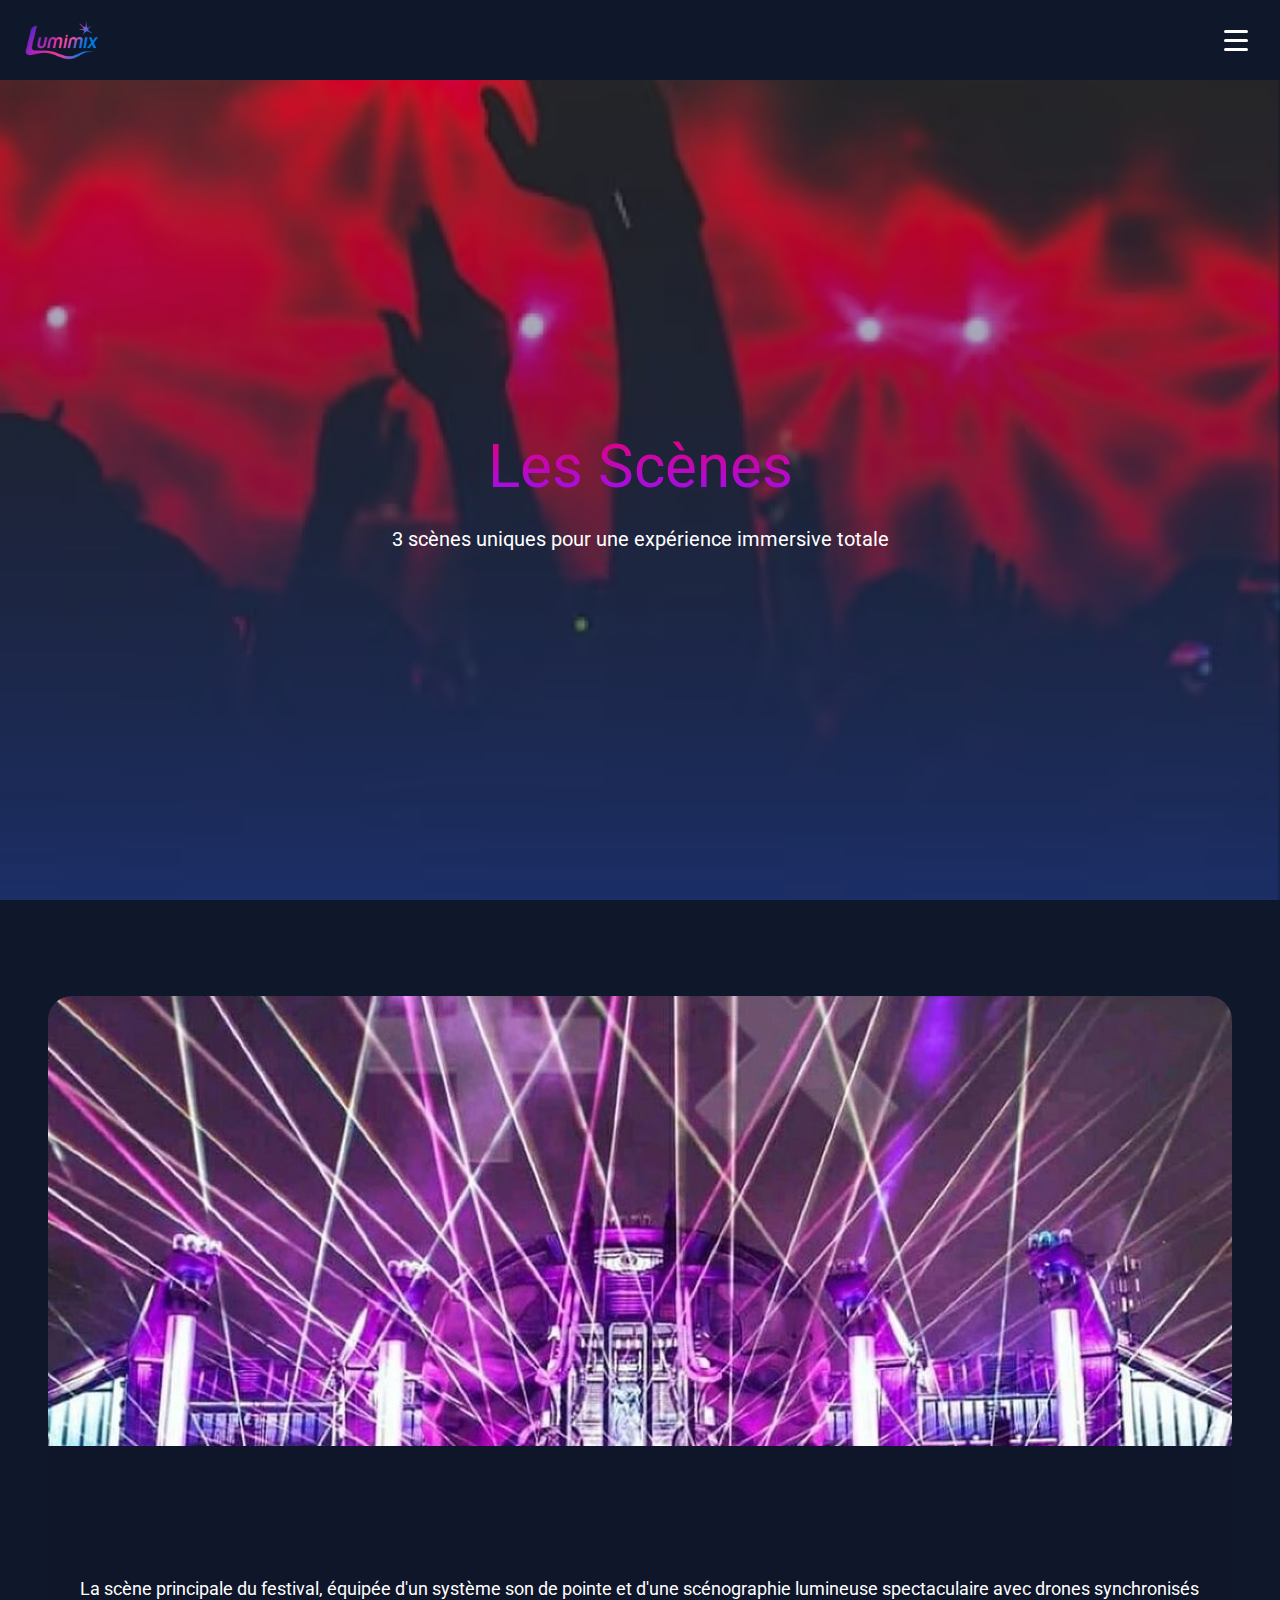
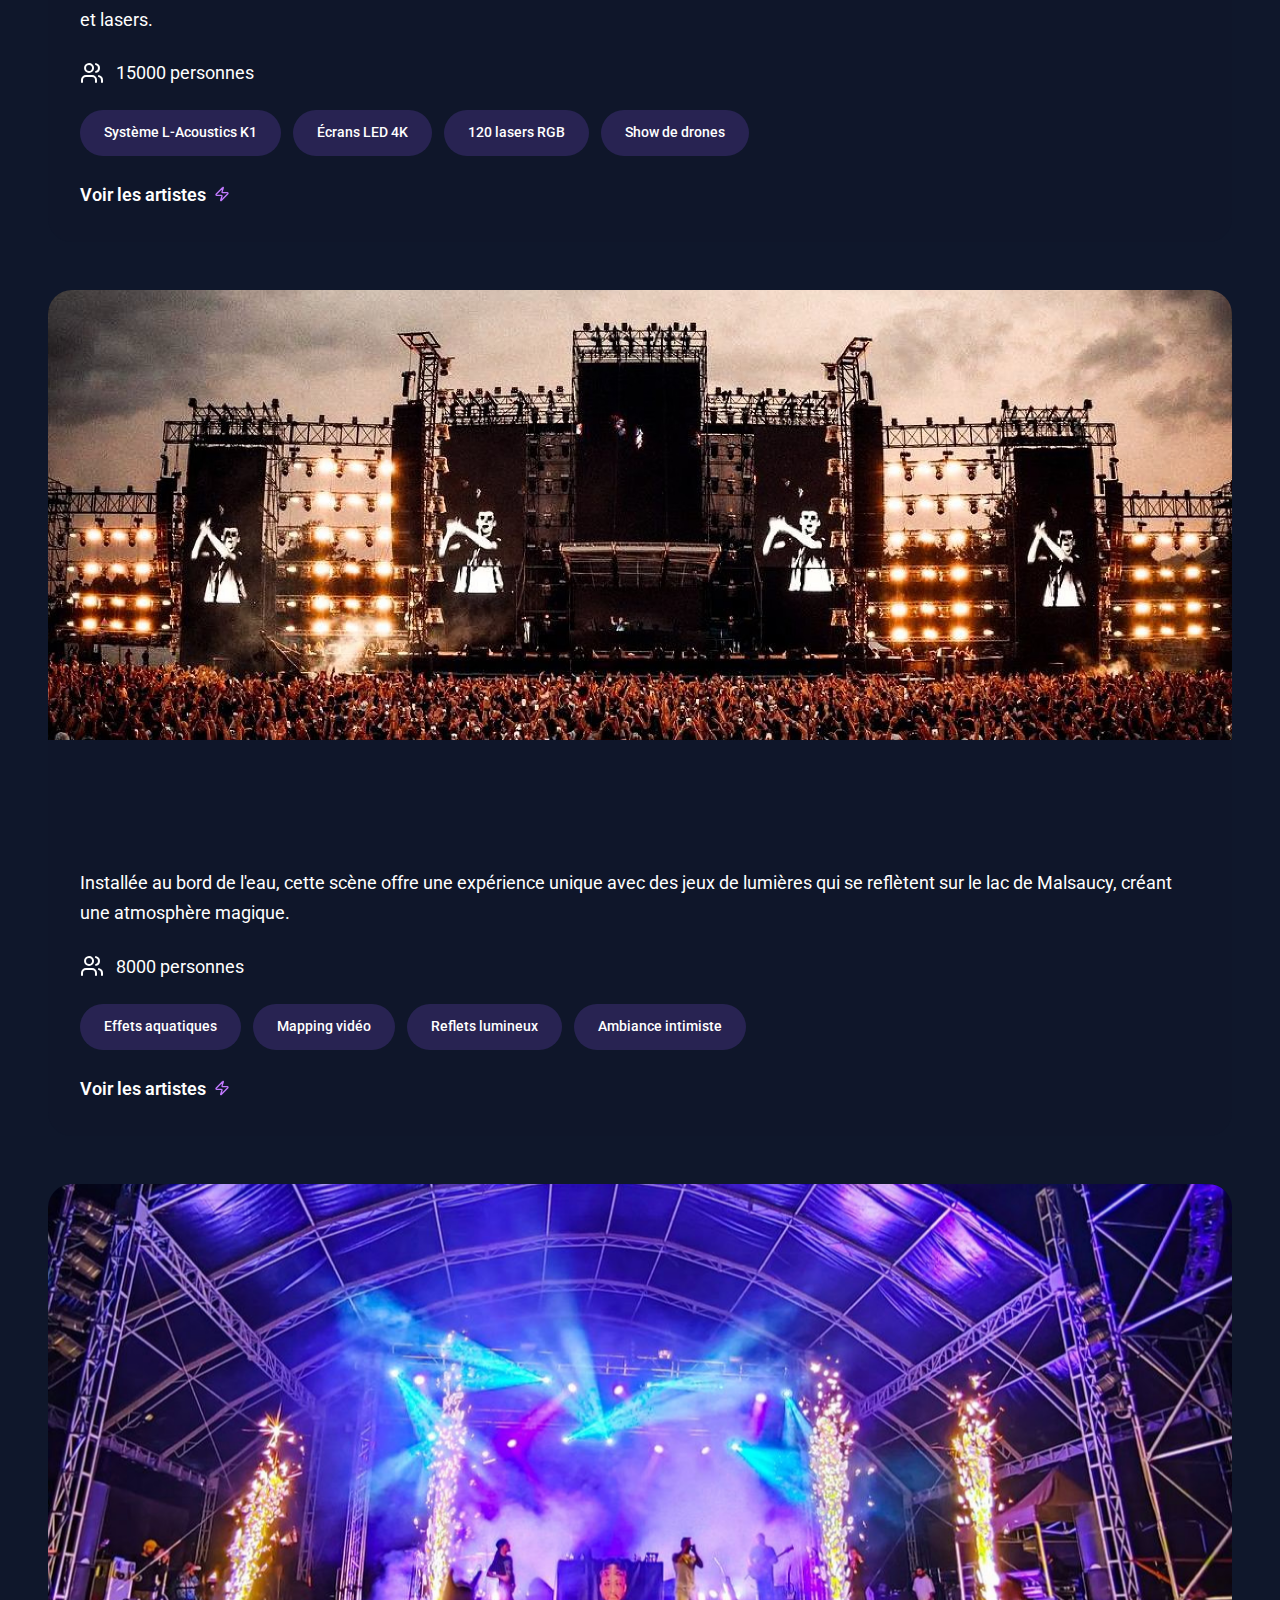
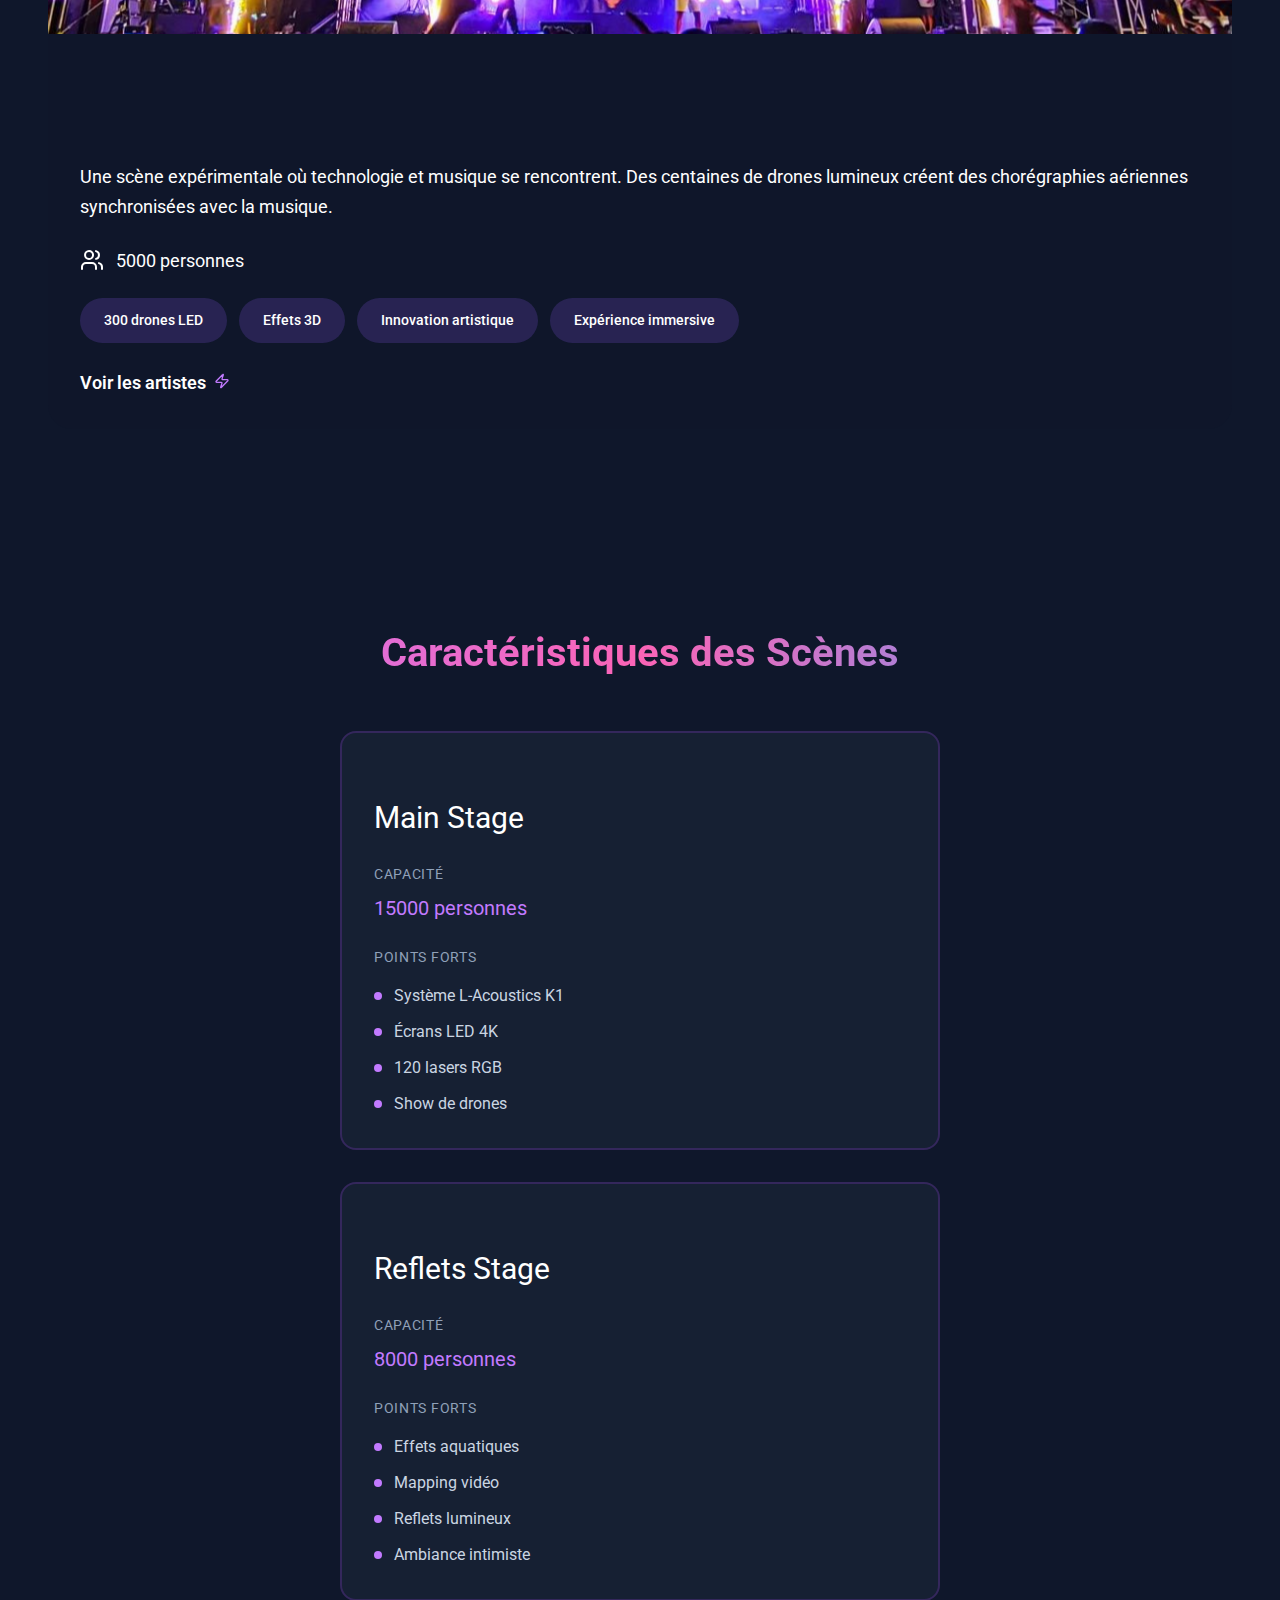
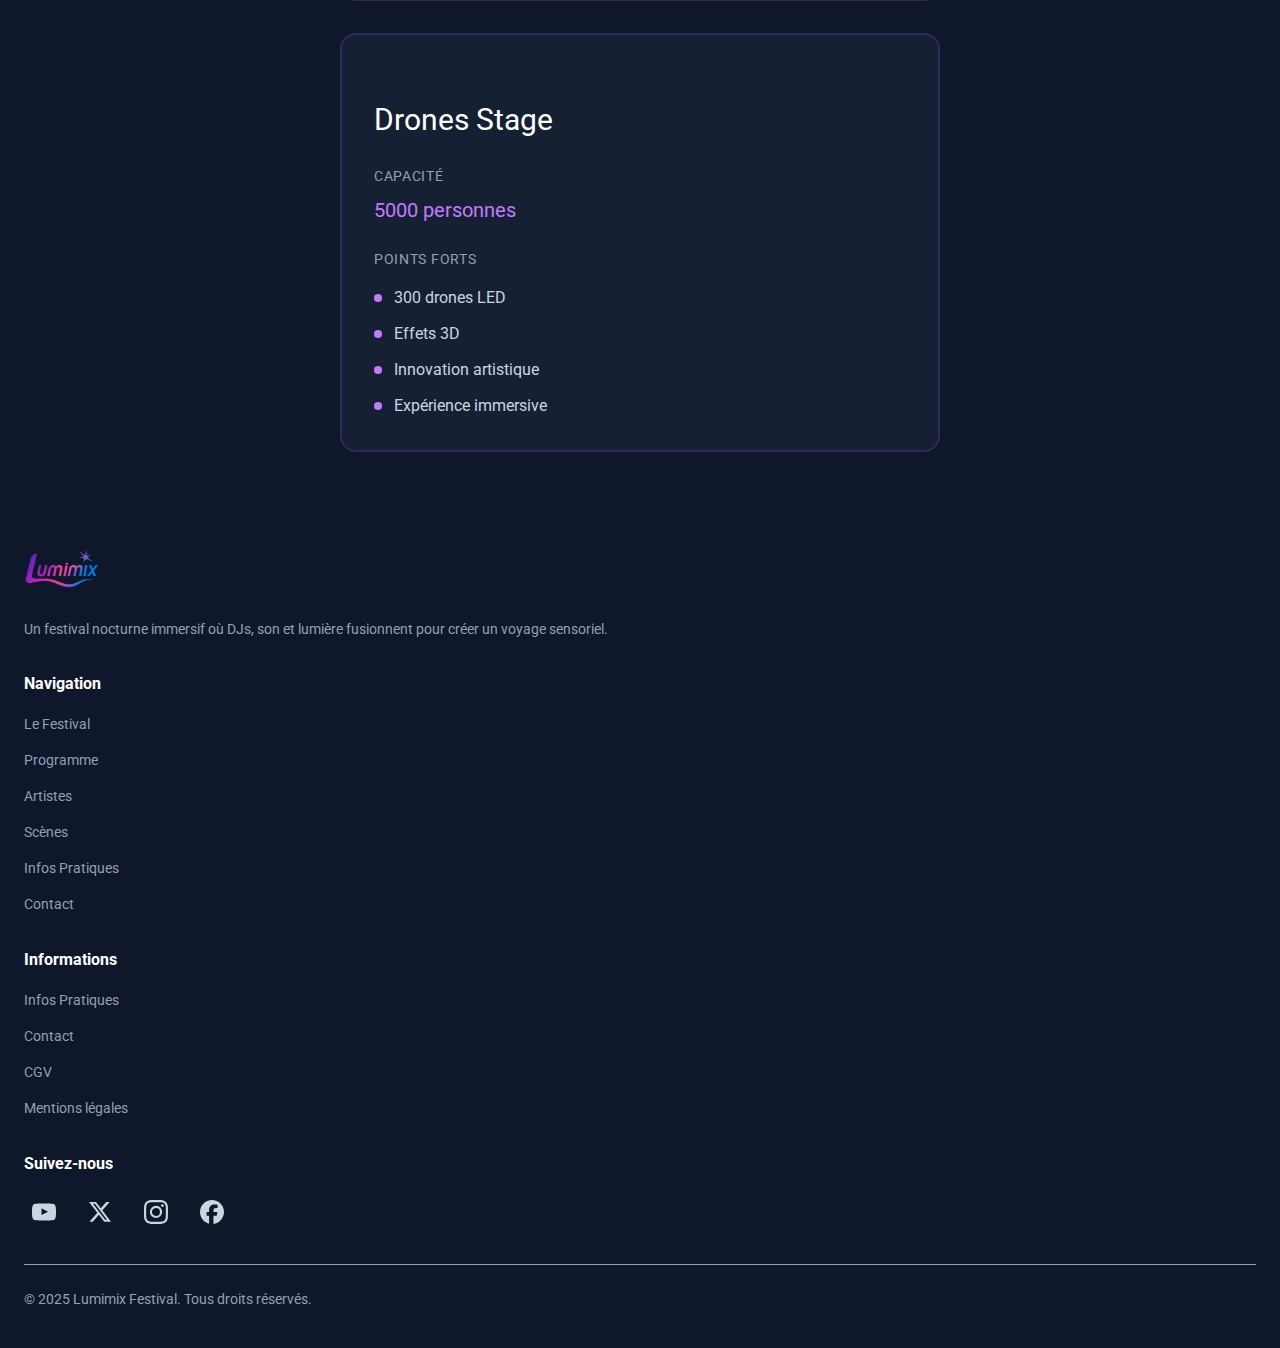
<file: scene.html>
<!DOCTYPE html>
<html lang="fr">

<head>
    <meta charset="UTF-8">
    <meta name="viewport" content="width=device-width, initial-scale=1.0">
    <title>Les Scènes - Lumimix</title>
    <!-- Liens CSS -->
    <link rel="stylesheet" href="src/css/style.css">

    <script type="module" src="src/js/script.js"></script>

    <!-- Favicon et icônes -->
    <link rel="icon" type="image/png" href="assets/favicon/favicon-96x96.png" sizes="96x96" />
    <link rel="icon" type="image/svg+xml" href="assets/favicon/favicon.svg" />
    <link rel="shortcut icon" href="assets/favicon/favicon.ico" />
    <link rel="apple-touch-icon" sizes="180x180" href="assets/favicon/apple-touch-icon.png" />
    <link rel="manifest" href="assets/favicon/site.webmanifest" />


    <style>
        @import url('https://fonts.googleapis.com/css2?family=Roboto:ital,wght@0,100..900;1,100..900&display=swap');
    </style>
</head>

<body>
    <!-- Header avec logo et menu hamburger -->
    <header class="header">
        <a href="index.html" class="header__logo">
            <img src="assets/icons/logo_lumimix.svg" alt="Lumimix Logo" class="header__logo-img">
        </a>

        <button class="header__menu-toggle" aria-label="Menu" aria-expanded="false">
            <span class="header__menu-toggle-bar"></span>
            <span class="header__menu-toggle-bar"></span>
            <span class="header__menu-toggle-bar"></span>
        </button>
    </header>

    <!-- Menu plein écran -->
    <nav class="menu" id="menu">
        <div class="menu__header">
            <a href="index.html" class="menu__logo">
                <img src="assets/icons/logo_lumimix.svg" alt="Lumimix Logo" class="menu__logo-img">
            </a>

            <button class="menu__close" aria-label="Fermer le menu">
                <span class="menu__close-bar"></span>
                <span class="menu__close-bar"></span>
            </button>
        </div>

        <div class="menu__nav">
            <ul class="menu__list">
                <li class="menu__item">
                    <a href="festival.html" class="menu__link" data-page="festival">Le Festival</a>
                </li>
                <li class="menu__item">
                    <a href="programation.html" class="menu__link" data-page="programation">Programme</a>
                </li>
                <li class="menu__item">
                    <a href="artiste.html" class="menu__link" data-page="artiste">Artistes</a>
                </li>
                <li class="menu__item">
                    <a href="scene.html" class="menu__link" data-page="scene">Scènes</a>
                </li>
                <li class="menu__item">
                    <a href="info_pratique.html" class="menu__link" data-page="info_pratique">Infos Pratiques</a>
                </li>
                <li class="menu__item">
                    <a href="contact.html" class="menu__link" data-page="contact">Contact</a>
                </li>
            </ul>
        </div>
    </nav>

    <!-- Hero section -->
    <main>
        <section class="hero">
            <img src="./assets/img/scene_rouge_fond.avif" alt="" class="hero__bg">
            <div class="hero__overlay"></div>
            <div class="hero__content">
                <h1 class="hero__title">Les Scènes</h1>
                <p class="hero__subtitle">3 scènes uniques pour une expérience immersive totale</p>
            </div>
        </section>

        <!-- Ajout de la section avec les cartes de scènes -->
        <section class="scenes-section">
            <div class="scenes-grid">
                <!-- Carte Main Stage -->
                <article class="scene-card">
                    <div class="scene-card__image-wrapper">
                        <img src="./assets/img/main_stage.avif" alt="Main Stage" class="scene-card__image">
                    </div>
                    <div class="scene-card__content">
                        <h2 class="scene-card__title">Main Stage</h2>
                        <p class="scene-card__description">
                            La scène principale du festival, équipée d'un système son de pointe et d'une scénographie
                            lumineuse spectaculaire avec drones synchronisés et lasers.
                        </p>
                        <div class="scene-card__capacity">
                            <img src="assets/icons/user_multi.svg" alt="Icône capacité"
                                class="scene-card__capacity-icon">
                            <span class="scene-card__capacity-text">15000 personnes</span>
                        </div>

                        <div class="scene-card__features">
                            <span class="scene-card__feature">Système L-Acoustics K1</span>
                            <span class="scene-card__feature">Écrans LED 4K</span>
                            <span class="scene-card__feature">120 lasers RGB</span>
                            <span class="scene-card__feature">Show de drones</span>
                        </div>
                        <a href="card_scene.html" class="scene-card__link">
                            Voir les artistes
                            <span class="scene-card__link-icon">
                                <img src="assets/icons/eclaire.svg" alt="" class="scene-card__link-icon-img">
                            </span>
                        </a>
                    </div>
                </article>

                <!-- Carte Reflets Stage -->
                <article class="scene-card">
                    <div class="scene-card__image-wrapper">
                        <img src="./assets/img/reflet_stage.avif" alt="Reflets Stage" class="scene-card__image">
                    </div>
                    <div class="scene-card__content">
                        <h2 class="scene-card__title">Reflets Stage</h2>
                        <p class="scene-card__description">
                            Installée au bord de l'eau, cette scène offre une expérience unique avec des jeux de
                            lumières qui se reflètent sur le lac de Malsaucy, créant une atmosphère magique.
                        </p>
                        <div class="scene-card__capacity">
                            <img src="assets/icons/user_multi.svg" alt="Icône capacité"
                                class="scene-card__capacity-icon">
                            <span class="scene-card__capacity-text">8000 personnes</span>
                        </div>
                        <div class="scene-card__features">
                            <span class="scene-card__feature">Effets aquatiques</span>
                            <span class="scene-card__feature">Mapping vidéo</span>
                            <span class="scene-card__feature">Reflets lumineux</span>
                            <span class="scene-card__feature">Ambiance intimiste</span>
                        </div>
                        <a href="card_scene.html" class="scene-card__link">
                            Voir les artistes
                            <span class="scene-card__link-icon">
                                <img src="assets/icons/eclaire.svg" alt="" class="scene-card__link-icon-img">
                            </span>
                        </a>
                    </div>
                </article>

                <!-- Carte Drones Stage -->
                <article class="scene-card">
                    <div class="scene-card__image-wrapper">
                        <img src="./assets/img/drones_stage.avif" alt="Drones Stage" class="scene-card__image">
                    </div>
                    <div class="scene-card__content">
                        <h2 class="scene-card__title">Drones Stage</h2>
                        <p class="scene-card__description">
                            Une scène expérimentale où technologie et musique se rencontrent. Des centaines de drones
                            lumineux créent des chorégraphies aériennes synchronisées avec la musique.
                        </p>
                        <div class="scene-card__capacity">
                            <img src="assets/icons/user_multi.svg" alt="Icône capacité"
                                class="scene-card__capacity-icon">
                            <span class="scene-card__capacity-text">5000 personnes</span>
                        </div>
                        <div class="scene-card__features">
                            <span class="scene-card__feature">300 drones LED</span>
                            <span class="scene-card__feature">Effets 3D</span>
                            <span class="scene-card__feature">Innovation artistique</span>
                            <span class="scene-card__feature">Expérience immersive</span>
                        </div>
                        <a href="card_scene.html" class="scene-card__link">
                            Voir les artistes
                            <span class="scene-card__link-icon">
                                <img src="assets/icons/eclaire.svg" alt="" class="scene-card__link-icon-img">
                            </span>
                        </a>
                    </div>
                </article>
            </div>
        </section>

        <!-- Nouvelle section Caractéristiques des Scènes -->
        <section class="scene-info-section">
            <h2 class="scene-info-section__title">Caractéristiques des Scènes</h2>

            <div class="scene-info-grid">
                <!-- Carte Main Stage -->
                <article class="scene-info-card">
                    <h3 class="scene-info-card__title">Main Stage</h3>

                    <span class="scene-info-card__capacity-label">Capacité</span>
                    <span class="scene-info-card__capacity-value">15000 personnes</span>

                    <span class="scene-info-card__features-label">Points forts</span>
                    <ul class="scene-info-card__features-list">
                        <li class="scene-info-card__feature-item">Système L-Acoustics K1</li>
                        <li class="scene-info-card__feature-item">Écrans LED 4K</li>
                        <li class="scene-info-card__feature-item">120 lasers RGB</li>
                        <li class="scene-info-card__feature-item">Show de drones</li>
                    </ul>
                </article>

                <!-- Carte Reflets Stage -->
                <article class="scene-info-card">
                    <h3 class="scene-info-card__title">Reflets Stage</h3>

                    <span class="scene-info-card__capacity-label">Capacité</span>
                    <span class="scene-info-card__capacity-value">8000 personnes</span>

                    <span class="scene-info-card__features-label">Points forts</span>
                    <ul class="scene-info-card__features-list">
                        <li class="scene-info-card__feature-item">Effets aquatiques</li>
                        <li class="scene-info-card__feature-item">Mapping vidéo</li>
                        <li class="scene-info-card__feature-item">Reflets lumineux</li>
                        <li class="scene-info-card__feature-item">Ambiance intimiste</li>
                    </ul>
                </article>

                <!-- Carte Drones Stage -->
                <article class="scene-info-card">
                    <h3 class="scene-info-card__title">Drones Stage</h3>

                    <span class="scene-info-card__capacity-label">Capacité</span>
                    <span class="scene-info-card__capacity-value">5000 personnes</span>

                    <span class="scene-info-card__features-label">Points forts</span>
                    <ul class="scene-info-card__features-list">
                        <li class="scene-info-card__feature-item">300 drones LED</li>
                        <li class="scene-info-card__feature-item">Effets 3D</li>
                        <li class="scene-info-card__feature-item">Innovation artistique</li>
                        <li class="scene-info-card__feature-item">Expérience immersive</li>
                    </ul>
                </article>
            </div>
        </section>
    </main>

    <!-- Footer -->
    <footer class="footer">
        <a href="index.html" class="footer__logo">
            <img src="assets/icons/logo_lumimix.svg" alt="Lumimix Logo" class="footer__logo-img">
        </a>

        <p class="footer__description">
            Un festival nocturne immersif où DJs, son et lumière fusionnent pour créer un voyage sensoriel.
        </p>

        <!-- Section Navigation -->
        <section class="footer__section">
            <h3 class="footer__section-title">Navigation</h3>
            <ul class="footer__list">
                <li class="footer__item">
                    <a href="festival.html" class="footer__link">Le Festival</a>
                </li>
                <li class="footer__item">
                    <a href="programation.html" class="footer__link">Programme</a>
                </li>
                <li class="footer__item">
                    <a href="artiste.html" class="footer__link">Artistes</a>
                </li>
                <li class="footer__item">
                    <a href="scene.html" class="footer__link">Scènes</a>
                </li>
                <li class="footer__item">
                    <a href="info_pratique.html" class="footer__link">Infos Pratiques</a>
                </li>
                <li class="footer__item">
                    <a href="contact.html" class="footer__link">Contact</a>
                </li>
            </ul>
        </section>

        <!-- Section Informations -->
        <section class="footer__section">
            <h3 class="footer__section-title">Informations</h3>
            <ul class="footer__list">
                <li class="footer__item">
                    <a href="info_pratique.html" class="footer__link">Infos Pratiques</a>
                </li>
                <li class="footer__item">
                    <a href="contact.html" class="footer__link">Contact</a>
                </li>
                <li class="footer__item">
                    <a href="#" class="footer__link">CGV</a>
                </li>
                <li class="footer__item">
                    <a href="#" class="footer__link">Mentions légales</a>
                </li>
            </ul>
        </section>

        <!-- Section Réseaux sociaux -->
        <section class="footer__section">
            <h3 class="footer__section-title">Suivez-nous</h3>
            <div class="footer__social">
                <!-- Utilisation d'images SVG depuis assets/icons au lieu de SVG inline -->
                <a href="https://www.youtube.com/" class="footer__social-link" aria-label="YouTube">
                    <img src="assets/icons/youtube.svg" alt="YouTube" class="footer__social-icon">
                </a>
                <a href="https://x.com/?lang=fr" class="footer__social-link" aria-label="X (Twitter)">
                    <img src="assets/icons/x.svg" alt="X (Twitter)" class="footer__social-icon">
                </a>
                <a href="https://www.instagram.com/" class="footer__social-link" aria-label="Instagram">
                    <img src="assets/icons/instagram.svg" alt="Instagram" class="footer__social-icon">
                </a>
                <a href="https://www.facebook.com/?locale=fr_FR" class="footer__social-link" aria-label="Facebook">
                    <img src="assets/icons/facebook.svg" alt="Facebook" class="footer__social-icon">
                </a>
            </div>
        </section>

        <!-- Copyright -->
        <p class="footer__copyright">© 2025 Lumimix Festival. Tous droits réservés.</p>
    </footer>

</body>

</html>
</file>
<file: src/css/style.css>
@import "./vendors/normalize.css";

@import "./utils/variables.css";
@import "./utils/main.css";

@import "./layout/header.css";
@import "./layout/menu.css";
@import "./layout/footer.css";
@import "./layout/hero.css";

@import "./components/button.css";
@import "./components/card_information.css";
@import "./components/global.css";
@import "./components/card_nav.css";
@import "./components/card_partenaire.css";
@import "./components/filtre.css";
@import "./components/card_programation.css";
@import "./components/formulaire.css";
@import "./components/card-artiste.css";
@import "./components/card-scene.css";
@import "./components/card_sceneinfo.css";
@import "./components/card-tarif.css";
@import "./components/card-hebergement.css";
@import "./components/card-transport.css";
@import "./components/faq.css";
@import "./components/media.css";
@import "./components/valeur.css";
@import "./components/equipe.css";
@import "./components/card-scenePage.css";
@import "./components/card-artistePage.css";

.roboto-classique {
    font-family: "Roboto", sans-serif;
    font-optical-sizing: auto;
    font-weight: 400;
    font-style: normal;
    font-variation-settings:
        "wdth" 100;
}
</file>
